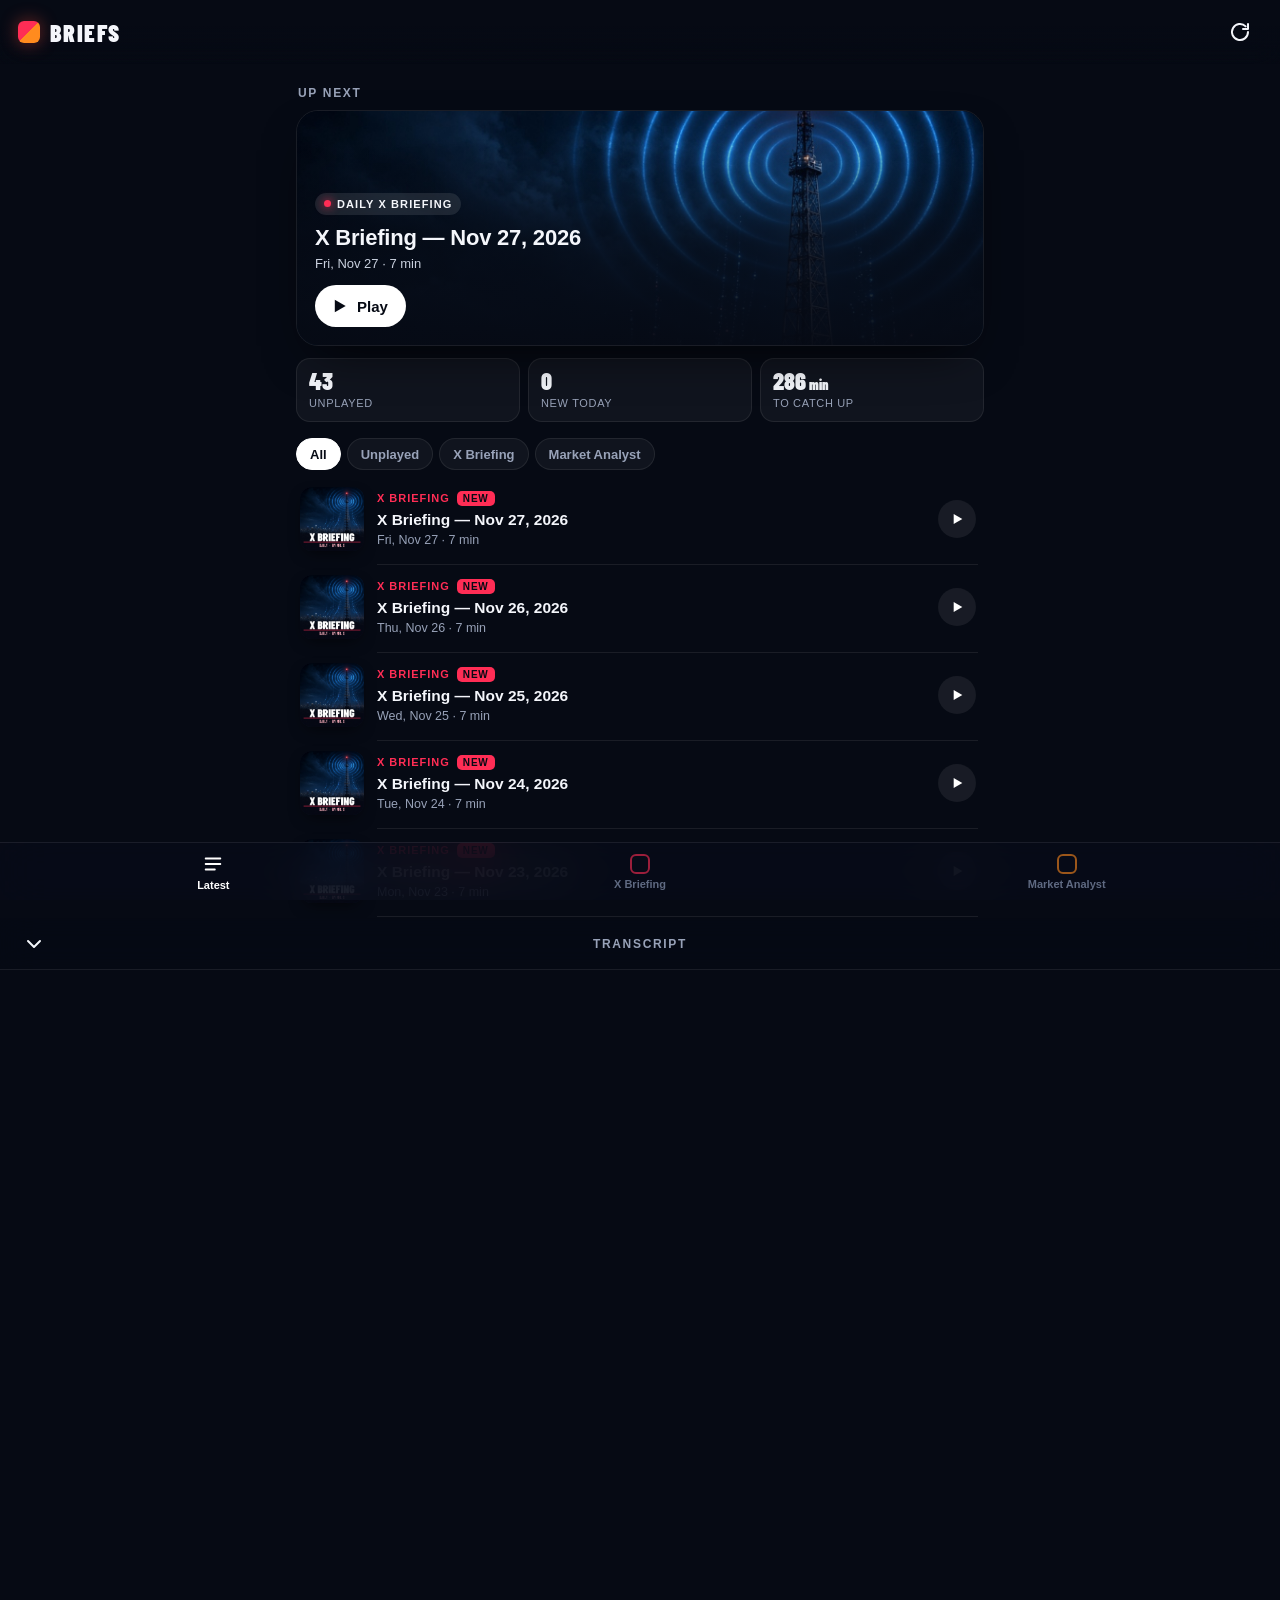
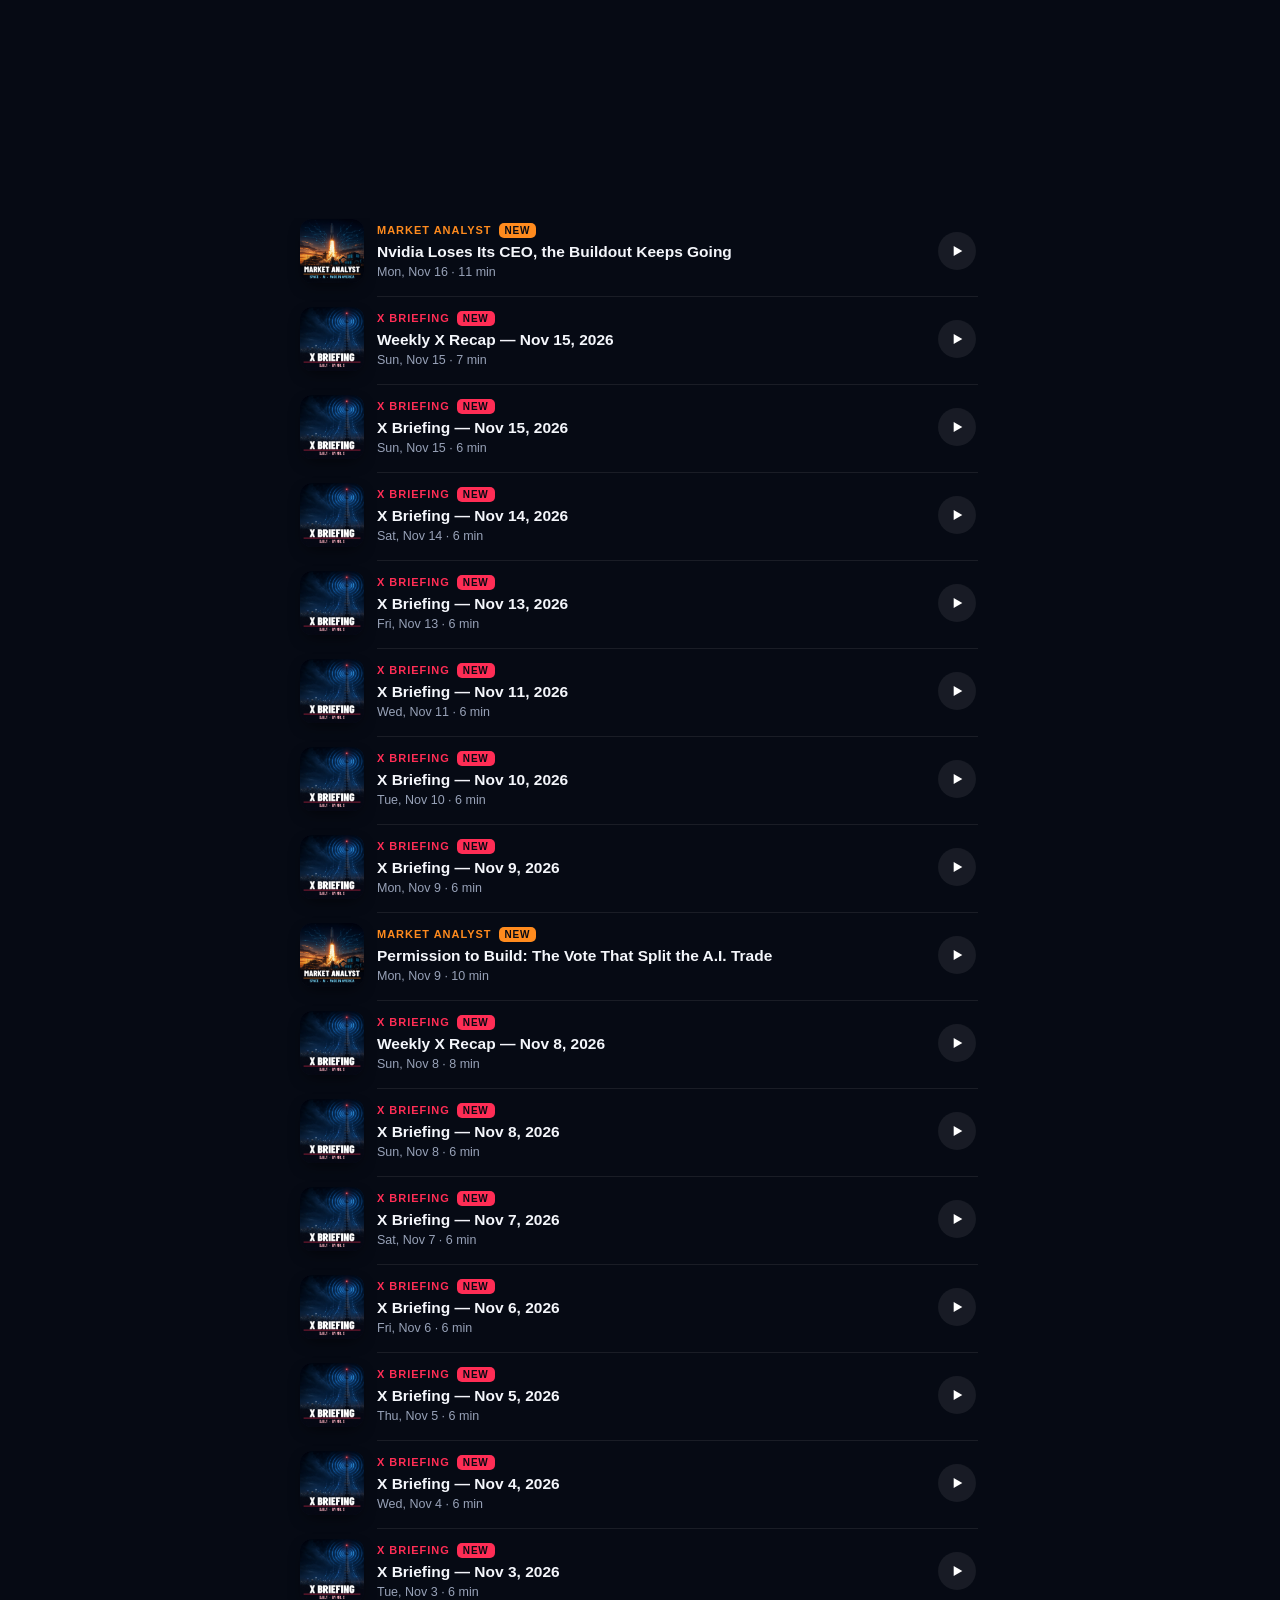
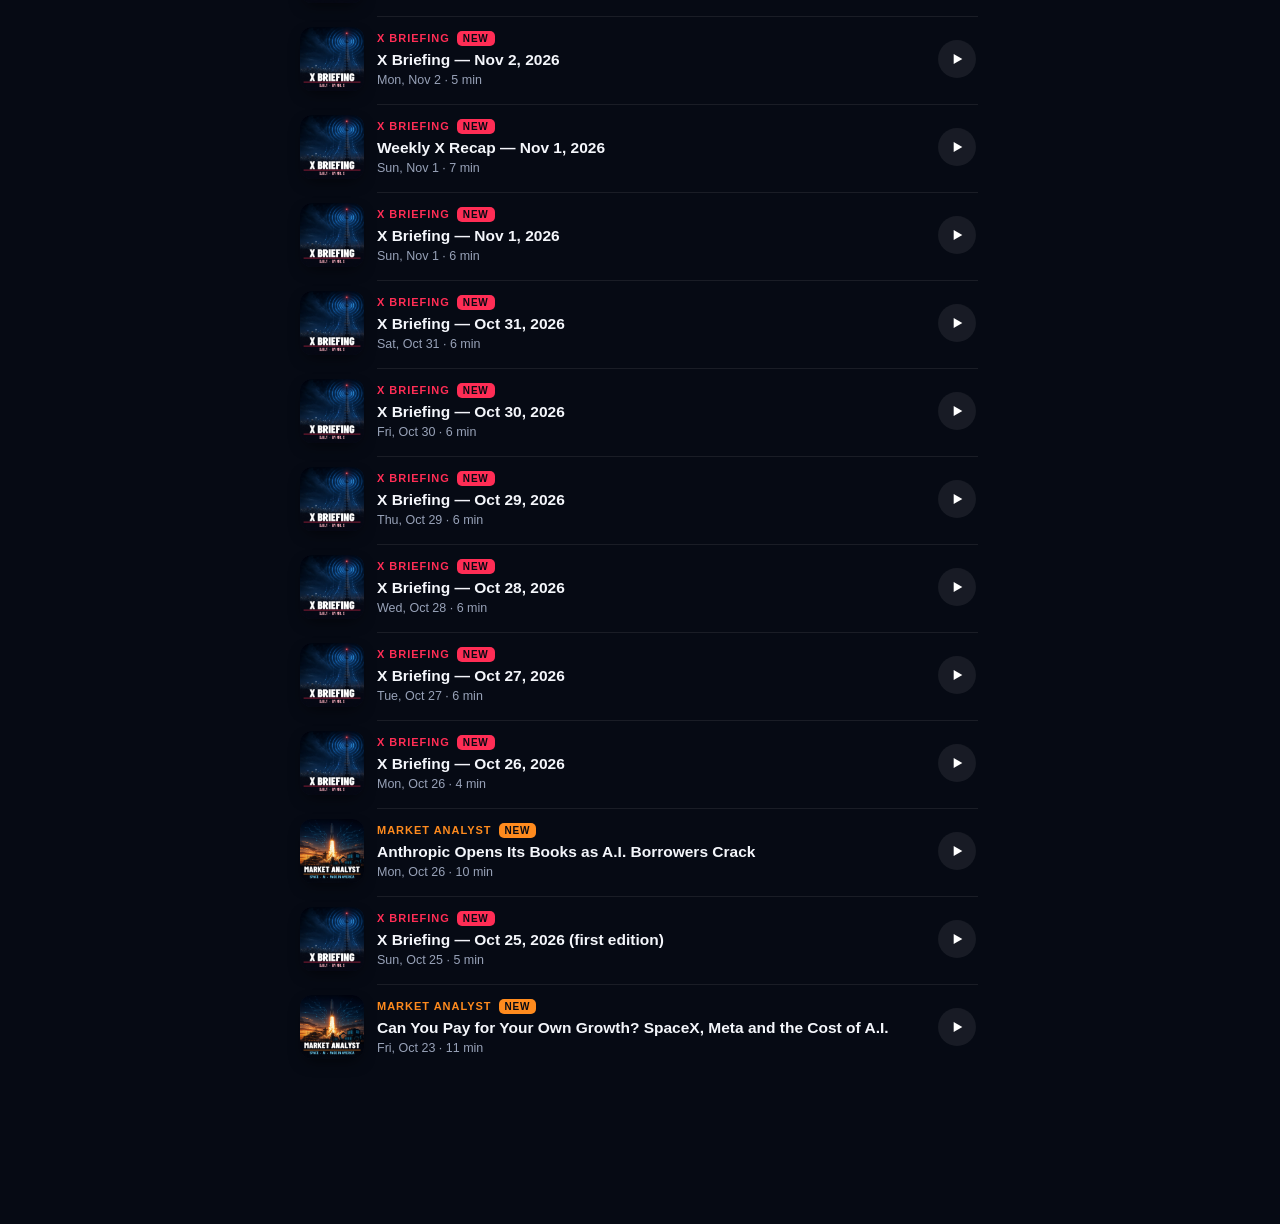
<file: app-152d086fd6e4/index.html>
<!doctype html>
<html lang="en">
<head>
<meta charset="utf-8">
<meta name="robots" content="noindex,nofollow,noarchive">
<meta name="viewport" content="width=device-width,initial-scale=1,viewport-fit=cover">
<meta name="theme-color" content="#060A14">
<meta name="color-scheme" content="dark">
<meta name="apple-mobile-web-app-capable" content="yes">
<meta name="mobile-web-app-capable" content="yes">
<meta name="apple-mobile-web-app-status-bar-style" content="black-translucent">
<meta name="apple-mobile-web-app-title" content="Briefs">
<meta name="referrer" content="no-referrer">
<title>Briefs</title>
<link rel="manifest" href="manifest.webmanifest">
<link rel="apple-touch-icon" href="icons/apple-touch-icon.png">
<link rel="icon" type="image/png" sizes="32x32" href="icons/favicon-32.png">
<link rel="stylesheet" href="app.css?v=1">
</head>
<body>
<div id="bg"></div>
<header id="top">
  <div class="brand"><span class="mark"></span><span class="word">BRIEFS</span></div>
  <button id="refresh" class="icon-btn" aria-label="Refresh feeds"><svg viewBox="0 0 24 24"><path d="M20 12a8 8 0 1 1-2.34-5.66M20 4v5h-5"/></svg></button>
</header>
<main id="view" aria-live="polite"></main>

<div id="mini" class="hidden" role="button" aria-label="Open player">
  <div class="mini-progress"><span></span></div>
  <img class="mini-art" alt="">
  <div class="mini-meta"><div class="mini-show"></div><div class="mini-title"></div></div>
  <button class="icon-btn mini-back" data-skip="-15" aria-label="Back 15 seconds"><svg viewBox="0 0 24 24"><path d="M11 5 4 12l7 7M20 5l-7 7 7 7"/></svg></button>
  <button class="icon-btn mini-play" aria-label="Play"><svg class="i-play" viewBox="0 0 24 24"><path d="M7 4.5v15l13-7.5z" class="fill"/></svg><svg class="i-pause" viewBox="0 0 24 24"><path d="M7 4h3.5v16H7zM13.5 4H17v16h-3.5z" class="fill"/></svg></button>
</div>

<nav id="tabs">
  <a href="#/" data-tab="latest"><svg viewBox="0 0 24 24"><path d="M4 6h16M4 12h16M4 18h10"/></svg><span>Latest</span></a>
  <a href="#/show/x" data-tab="x"><span class="tab-dot" style="--c:#FF2D55"></span><span>X Briefing</span></a>
  <a href="#/show/ma" data-tab="ma"><span class="tab-dot" style="--c:#FF8B1E"></span><span>Market Analyst</span></a>
</nav>

<section id="player" class="sheet" aria-hidden="true">
  <div class="player-bg"></div>
  <div class="player-inner">
    <div class="sheet-bar"><button class="icon-btn" id="p-close" aria-label="Close player"><svg viewBox="0 0 24 24"><path d="m6 9 6 6 6-6"/></svg></button><div class="sheet-label" id="p-show"></div><button class="icon-btn" id="p-more" aria-label="Mark as played"><svg viewBox="0 0 24 24"><path d="m5 12.5 4.5 4.5L19 7.5"/></svg></button></div>
    <div class="p-art-wrap"><img id="p-art" alt=""></div>
    <div class="p-meta"><h2 id="p-title"></h2><div id="p-date"></div></div>
    <div class="scrub">
      <input type="range" id="p-seek" min="0" max="1000" value="0" step="1" aria-label="Seek">
      <div class="times"><span id="p-cur">0:00</span><span id="p-rem">-0:00</span></div>
    </div>
    <div class="controls">
      <button class="icon-btn skip" data-skip="-15" aria-label="Back 15 seconds"><svg viewBox="0 0 24 24"><path d="M3 12a9 9 0 1 0 3-6.7"/><path d="M3 3v5h5"/></svg><b>15</b></button>
      <button class="play-big" id="p-play" aria-label="Play"><svg class="i-play" viewBox="0 0 24 24"><path d="M7 4.5v15l13-7.5z" class="fill"/></svg><svg class="i-pause" viewBox="0 0 24 24"><path d="M7 4h3.5v16H7zM13.5 4H17v16h-3.5z" class="fill"/></svg></button>
      <button class="icon-btn skip" data-skip="30" aria-label="Forward 30 seconds"><svg viewBox="0 0 24 24"><path d="M21 12a9 9 0 1 1-3-6.7"/><path d="M21 3v5h-5"/></svg><b>30</b></button>
    </div>
    <div class="p-row">
      <button class="chip" id="p-speed" aria-label="Playback speed">1×</button>
      <button class="chip" id="p-tx" hidden>Transcript</button>
    </div>
    <div class="p-desc" id="p-desc"></div>
  </div>
</section>

<section id="tx" class="sheet" aria-hidden="true">
  <div class="sheet-bar"><button class="icon-btn" id="tx-close" aria-label="Close transcript"><svg viewBox="0 0 24 24"><path d="m6 9 6 6 6-6"/></svg></button><div class="sheet-label">Transcript</div><span style="width:44px"></span></div>
  <article id="tx-body"></article>
</section>

<audio id="audio" preload="metadata" playsinline></audio>
<div id="toast" role="status"></div>
<script src="app.js?v=1"></script>
</body>
</html>
</file>
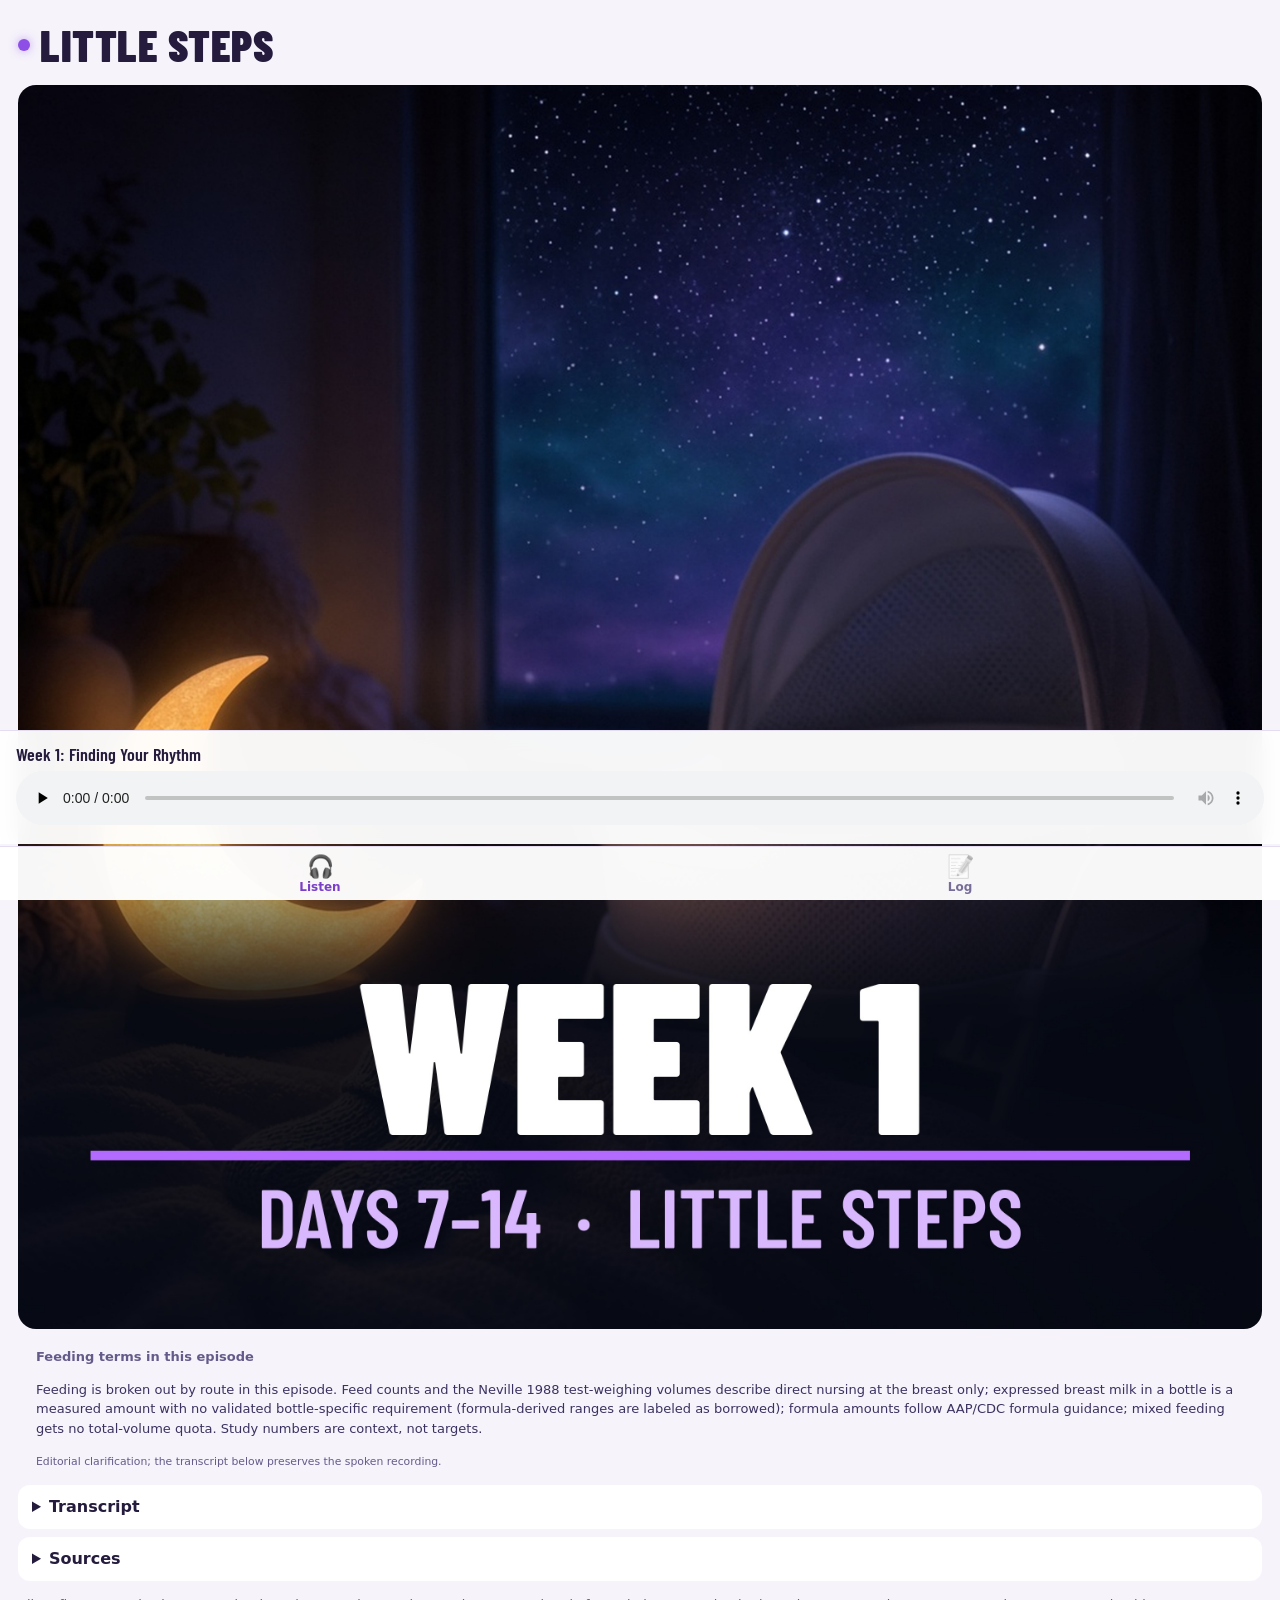
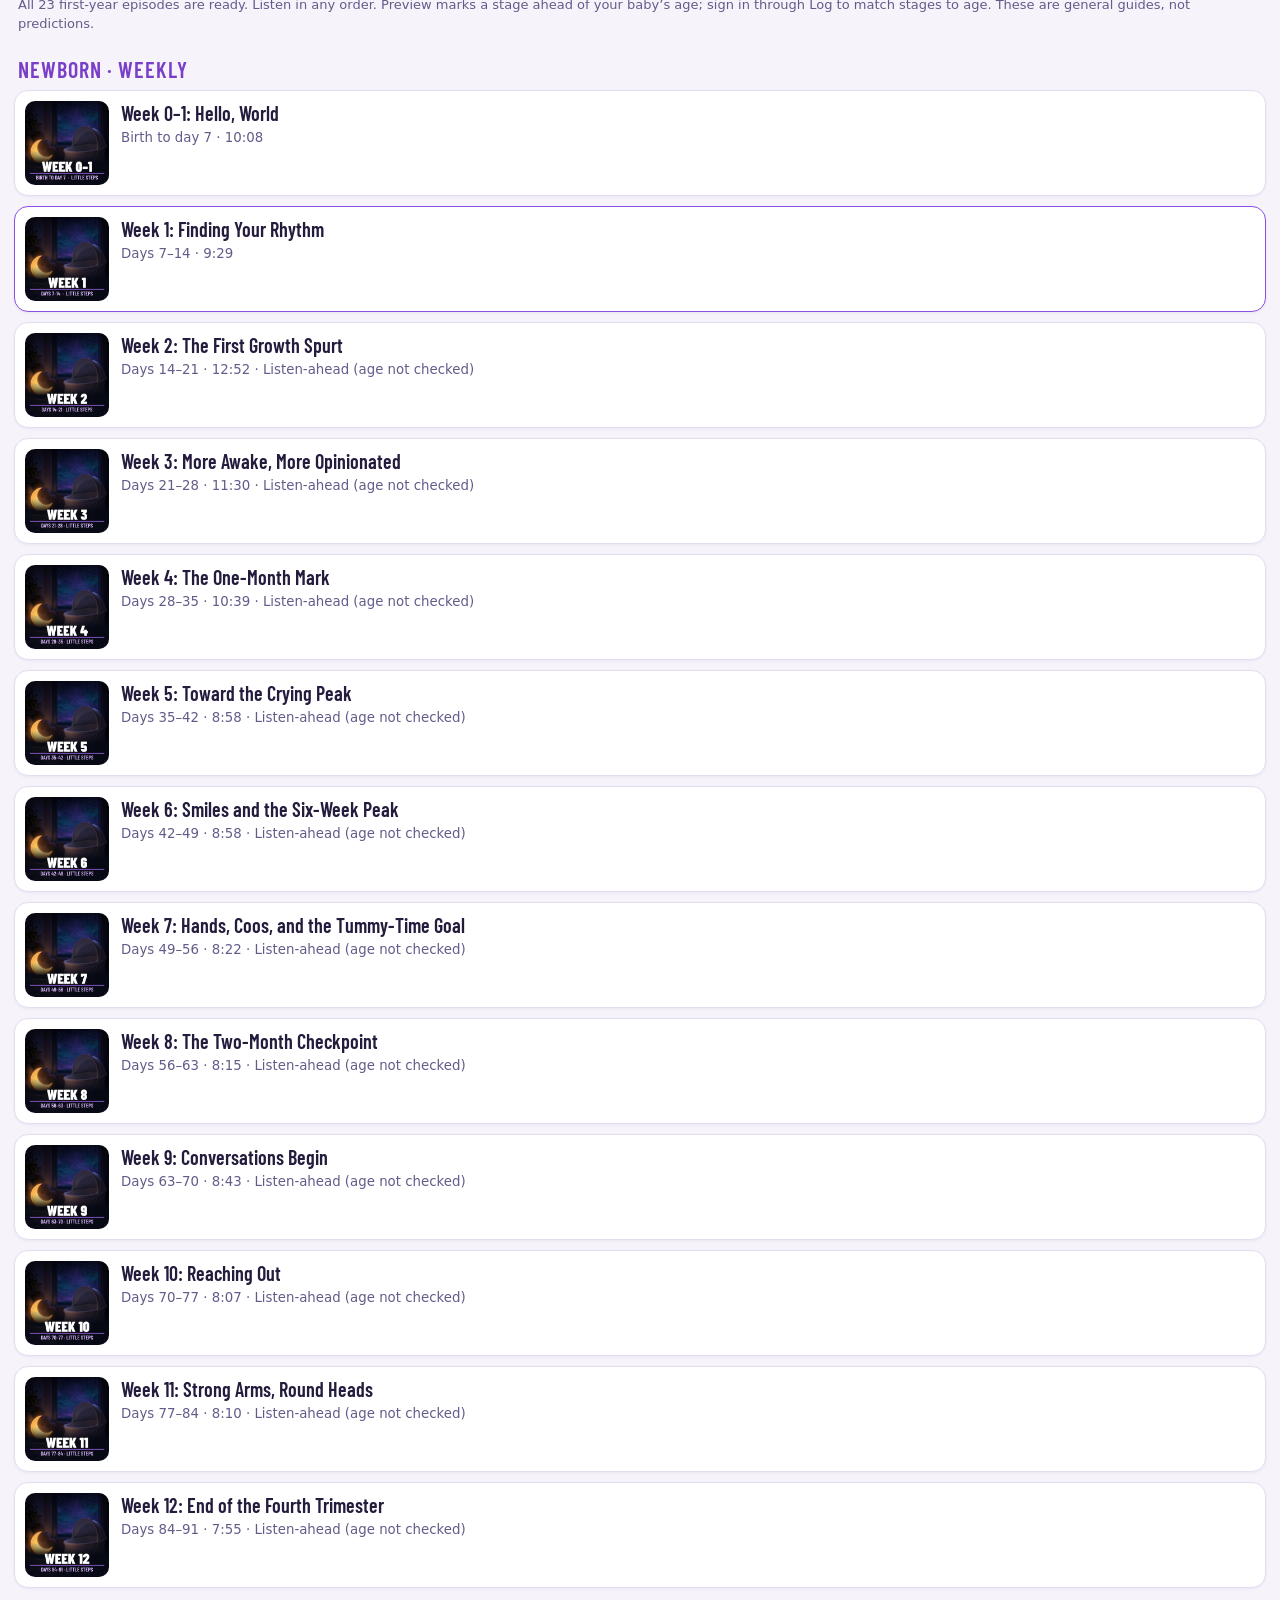
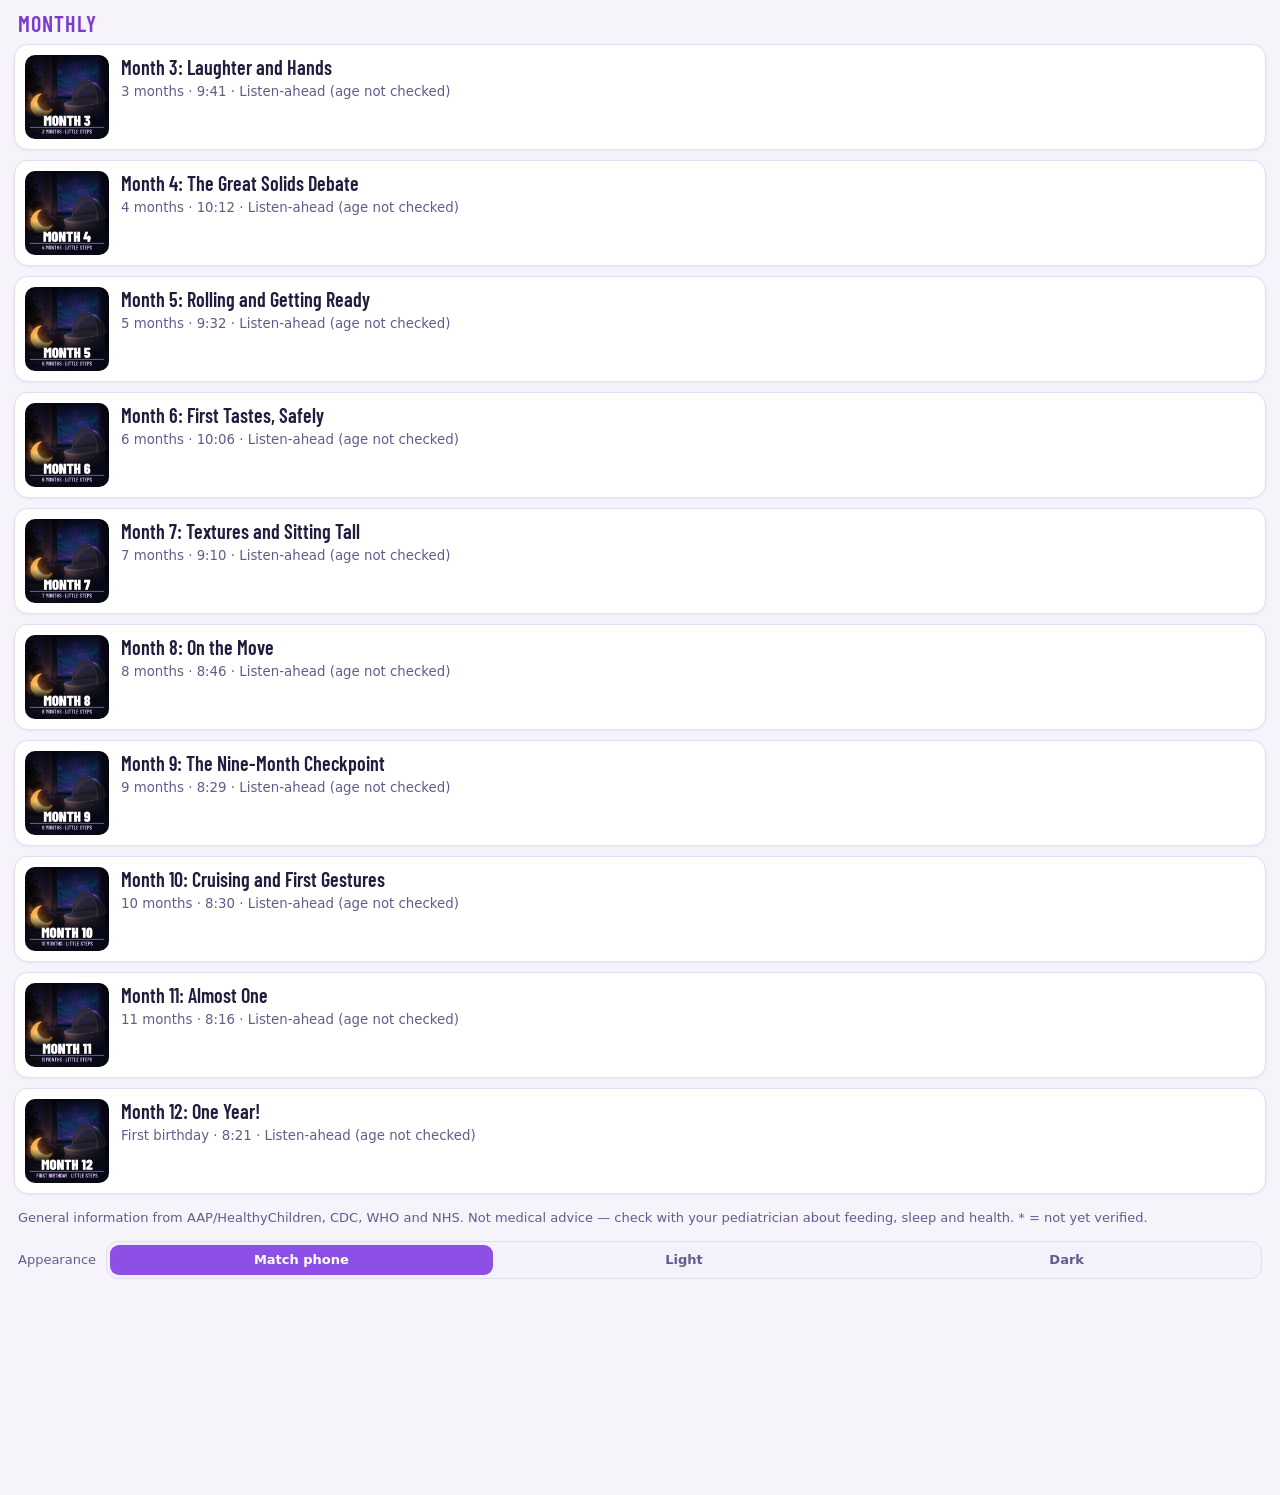
<file: baby-d12cd852cfe6c9ac9ae8/index.html>
<!doctype html><html lang="en"><head><meta charset="utf-8"><script>(function(){var d=document.documentElement,m=window.matchMedia&&matchMedia('(prefers-color-scheme: light)');
function eff(){var p=localStorage['ls-theme']||'auto';return p=='auto'?(m&&m.matches?'light':'dark'):p}
function apply(){var t=eff();d.dataset.theme=t;var c=t=='light'?'#F6F3FB':'#0B0820';document.querySelectorAll('meta[name=theme-color]').forEach(function(x){x.content=c});
var s=document.querySelector('meta[name=apple-mobile-web-app-status-bar-style]');if(s)s.content=t=='light'?'default':'black-translucent';
document.querySelectorAll('.ls-theme button').forEach(function(b){b.classList.toggle('on',b.dataset.theme==(localStorage['ls-theme']||'auto'))});
if(window.LSLog&&window.LSLog.rerender)window.LSLog.rerender()}
window.LSTheme={apply:apply,get:function(){return localStorage['ls-theme']||'auto'},set:function(v){localStorage['ls-theme']=v;apply()},
html:function(){var p=localStorage['ls-theme']||'auto';return '<div class="ls-theme" role="group" aria-label="Appearance"><span>Appearance</span><div class="seg">'+[['auto','Match phone'],['light','Light'],['dark','Dark']].map(function(o){return '<button type="button" data-theme="'+o[0]+'" class="'+(p==o[0]?'on':'')+'">'+o[1]+'</button>'}).join('')+'</div></div>'}};
document.addEventListener('click',function(e){var b=e.target.closest&&e.target.closest('.ls-theme button');if(b){e.preventDefault();LSTheme.set(b.dataset.theme)}});
if(m)(m.addEventListener?m.addEventListener('change',apply):m.addListener(apply));apply();document.addEventListener('DOMContentLoaded',apply)})()</script><script>(function(){var h=location.hash;if(/access_token=|error_description=/.test(h)){sessionStorage['ls-auth-hash']=h.slice(1);localStorage['ls-tab']='log';history.replaceState(null,'',location.pathname+location.search)}})()</script>
<meta name="robots" content="noindex,nofollow,noarchive,nosnippet,noimageindex">
<meta name="viewport" content="width=device-width,initial-scale=1,viewport-fit=cover">
<meta name="theme-color" content="#0B0820"><meta name="apple-mobile-web-app-capable" content="yes"><meta name="mobile-web-app-capable" content="yes">
<meta name="apple-mobile-web-app-status-bar-style" content="black-translucent"><meta name="apple-mobile-web-app-title" content="Little Steps"><meta name="referrer" content="no-referrer">
<title>Little Steps</title><link rel="manifest" href="manifest.webmanifest"><link rel="apple-touch-icon" href="icons/apple-touch-icon.png"><link rel="icon" href="icons/favicon-32.png">
<style>
:root{color-scheme:dark;--krgba17910725535:rgba(179,107,255,.35);--krgba00055:rgba(0,0,0,.55);--krgba194911815:rgba(194,91,181,.5);--krgba0004:rgba(0,0,0,.4);--krgba20719624522:rgba(207,196,245,.22);--kF2B35B:#F2B35B;--kE97E5A:#E97E5A;--k2A1408:#2A1408;--kEEE9FF:#EEE9FF;--k16112E:#16112E;--k2A2150:#2A2150;--kA99CD6:#A99CD6;--k1E1A4A:#1E1A4A;--k3A1838:#3A1838;--k14304A:#14304A;--k1E3A2C:#1E3A2C;--kB36BFF:#B36BFF;--kfff:#fff;--kD9B8FF:#D9B8FF;--k0B0820:#0B0820;--kFF8A8A:#FF8A8A;--k221A44:#221A44;--k0F0B24:#0F0B24;--k7E73A8:#7E73A8;--k7EE0A8:#7EE0A8;--k160B2E:#160B2E;--k3A1525:#3A1525;--k1A1436:#1A1436;--k3A3166:#3A3166;--kE9B8E6:#E9B8E6;--kFFD86B:#FFD86B;--k3A1730:#3A1730;--k151033:#151033;--kD9D2FF:#D9D2FF;--kCFC4F5:#CFC4F5;--k110C2A:#110C2A;--k241C48:#241C48;--k5A4E8C:#5A4E8C;--k1E1838:#1E1838;--kF2E4D2:#F2E4D2;--k2A1730:#2A1730;--kF6D9E8:#F6D9E8;--krgba18134097:rgba(18,13,40,.97);--krgba14103298:rgba(14,10,32,.98);--kD8D0F5:#D8D0F5;}
:root[data-theme=light]{color-scheme:light;--krgba17910725535:rgba(142,79,230,.25);--krgba00055:rgba(36,27,61,.32);--krgba194911815:rgba(194,91,181,.35);--krgba0004:rgba(36,27,61,.18);--krgba20719624522:rgba(74,64,112,.14);--kF2B35B:#F2B35B;--kE97E5A:#E97E5A;--k2A1408:#2A1408;--kEEE9FF:#241B3D;--k16112E:#FFFFFF;--k2A2150:#E4DDF2;--kA99CD6:#655B8A;--k1E1A4A:#E8E8FB;--k3A1838:#F9E4F2;--k14304A:#E0F0FA;--k1E3A2C:#E1F4E9;--kB36BFF:#8E4FE6;--kfff:#2A1F4A;--kD9B8FF:#7A3FC8;--k0B0820:#F6F3FB;--kFF8A8A:#C0343C;--k221A44:#EFEAF8;--k0F0B24:#F5F1FB;--k7E73A8:#776D98;--k7EE0A8:#1C8048;--k160B2E:#FFFFFF;--k3A1525:#FBE4E6;--k1A1436:#FFFFFF;--k3A3166:#D5CDE6;--kE9B8E6:#8A3D85;--kFFD86B:#9A6E00;--k3A1730:#FBE4EA;--k151033:#F3EFFA;--kD9D2FF:#3B3260;--kCFC4F5:#4A4070;--k110C2A:#F5F1FB;--k241C48:#ECE6F5;--k5A4E8C:#B3A8D6;--k1E1838:#FBF3E6;--kF2E4D2:#5A4320;--k2A1730:#FCEAF2;--kF6D9E8:#6B2A4A;--krgba18134097:rgba(255,255,255,.96);--krgba14103298:rgba(255,255,255,.97);--kD8D0F5:#3B3260;}

@font-face{font-family:BC;src:url(fonts/BarlowCondensed-Black.ttf)}@font-face{font-family:BCS;src:url(fonts/BarlowCondensed-SemiBold.ttf)}
*{box-sizing:border-box}body{margin:0;background:var(--k0B0820);color:var(--kEEE9FF);font:16px/1.5 -apple-system,system-ui,sans-serif;padding:env(safe-area-inset-top) 0 calc(150px + env(safe-area-inset-bottom))}
header{padding:18px 18px 6px;display:flex;align-items:center;gap:10px}header h1{font:44px BC;letter-spacing:.5px;margin:0}header i{width:12px;height:12px;border-radius:50%;background:var(--kB36BFF);box-shadow:0 0 14px var(--kB36BFF)}
.hero{margin:8px 18px 18px;border-radius:18px;overflow:hidden;position:relative}.hero img{width:100%;display:block}
h2{font:22px BCS;text-transform:uppercase;letter-spacing:1px;color:var(--kD9B8FF);margin:22px 18px 8px}
.ep{display:flex;gap:12px;margin:0 14px 10px;padding:10px;background:var(--k16112E);border-radius:14px;cursor:pointer;border:1px solid var(--k2A2150)}
.ep.on{border-color:var(--kB36BFF)}.ep img{width:84px;height:84px;border-radius:10px}.ep b{display:block;font:20px BCS}.ep small{color:var(--kA99CD6)}
.empty{margin:0 18px;color:var(--k7E73A8);font-size:14px}
#pl{position:fixed;left:0;right:0;bottom:0;background:var(--krgba18134097);backdrop-filter:blur(12px);padding:12px 16px calc(12px + env(safe-area-inset-bottom));border-top:1px solid var(--k2A2150)}
#pl .t{font:18px BCS;margin-bottom:6px}#pl audio{width:100%}
.d{margin:0 18px}.d details{background:var(--k16112E);border-radius:12px;padding:10px 14px;margin:8px 0}.d summary{font-weight:600;cursor:pointer}
.d p{white-space:pre-wrap;color:var(--kD8D0F5)}.d a{color:var(--kD9B8FF);word-break:break-word}.note{font-size:13px;color:var(--kA99CD6);margin:14px 18px}
#tabs{position:fixed;left:0;right:0;bottom:0;display:flex;background:var(--krgba14103298);border-top:1px solid var(--k2A2150);padding-bottom:env(safe-area-inset-bottom);z-index:20}
#tabs button{flex:1;background:none;border:0;color:var(--k7E73A8);font:600 12px -apple-system,system-ui,sans-serif;padding:7px 0 6px;display:flex;flex-direction:column;align-items:center;gap:1px}#tabs button span{font-size:22px;filter:grayscale(1) opacity(.6)}
#tabs button.on{color:var(--kD9B8FF)}#tabs button.on span{filter:none}#pl{bottom:calc(56px + env(safe-area-inset-bottom));padding-bottom:12px}body{padding-bottom:calc(210px + env(safe-area-inset-bottom))}
</style><link rel="stylesheet" href="log.css"></head><body>
<section id="listen"><header><i></i><h1>LITTLE STEPS</h1></header>
<div class="hero"><img id="hero" alt="Episode cover"></div>
<div class="d" id="detail"></div><div id="list"></div>
<p class="note">General information from AAP/HealthyChildren, CDC, WHO and NHS. Not medical advice — check with your pediatrician about feeding, sleep and health. * = not yet verified.</p><div id="ls-theme-listen"></div>
<div id="pl"><div class="t" id="pt">Pick an episode</div><audio id="a" controls preload="none" playsinline></audio></div></section>
<section id="log" hidden></section>
<nav id="tabs"><button data-t="listen" class="on"><span>🎧</span>Listen</button><button data-t="log"><span>📝</span>Log</button></nav>
<script>
const $=s=>document.querySelector(s),esc=s=>s.replace(/[&<>"]/g,c=>({'&':'&amp;','<':'&lt;','>':'&gt;','"':'&quot;'}[c]));
let D;const fmt=s=>Math.floor(s/60)+':'+String(s%60).padStart(2,'0');
function sel(e,play){$('#hero').src=e.cover.replace('-600','');$('#pt').textContent=e.title+(previewState(e)===true?' · Preview':'');const a=$('#a');if(!a.src.endsWith(e.audio)){a.src=e.audio}
if(play)a.play().catch(()=>{});document.querySelectorAll('.ep').forEach(x=>x.classList.toggle('on',x.dataset.id==e.id));
$('#detail').innerHTML=`${e.feeding_route_note?`<div class="note feeding-route-note"><b>Feeding terms in this episode</b><p>${esc(e.feeding_route_note)}</p><small>Editorial clarification; the transcript below preserves the spoken recording.</small></div>`:''}<details><summary>Transcript</summary><p>${esc(e.transcript)}</p></details><details><summary>Sources</summary><ul>${e.sources.map(s=>`<li><a href="${esc(s.url)}" target="_blank" rel="noopener noreferrer">${esc(s.label)}</a></li>`).join('')}</ul></details>`;
location.hash=e.id;if('mediaSession'in navigator)navigator.mediaSession.metadata=new MediaMetadata({title:e.title,artist:'Little Steps',artwork:[{src:e.cover,sizes:'600x600',type:'image/jpeg'}]})}
const previewState=e=>(e.due_day==null&&e.months==null)?false:(window.LSLog?.preview?.(e)??null);
const episodeCaption=e=>esc(e.subtitle)+' · '+fmt(e.duration)+(previewState(e)===true?' · <strong>Preview</strong>':previewState(e)===null?' · Listen-ahead (age not checked)':'');
function updateAgeLabels(){if(!D)return;document.querySelectorAll('.ep').forEach(x=>{const e=D.episodes.find(e=>e.id==x.dataset.id);x.querySelector('small').innerHTML=episodeCaption(e)});const cur=D.episodes.find(e=>e.id==location.hash.slice(1));if(cur)$('#pt').textContent=cur.title+(previewState(cur)===true?' · Preview':'')}
function renderLibrary(){const d=D;$('#list').innerHTML='<p class="note">All 23 first-year episodes are ready. Listen in any order. Preview marks a stage ahead of your baby’s age; sign in through Log to match stages to age. These are general guides, not predictions.</p>'+d.stages.filter(st=>st.id!='pregnancy').map(st=>{const es=d.episodes.filter(e=>e.stage==st.id).sort((a,b)=>a.order-b.order);
return `<h2>${st.label}</h2>`+es.map(e=>`<div class="ep" data-id="${e.id}" role="button" tabindex="0"><img src="${e.cover}" alt="" loading="lazy"><div><b>${esc(e.title)}</b><small>${episodeCaption(e)}</small></div></div>`).join('')}).join('');
document.querySelectorAll('.ep').forEach(x=>{x.onclick=()=>sel(D.episodes.find(e=>e.id==x.dataset.id),true);x.onkeydown=ev=>{if(ev.key=='Enter'||ev.key==' '){ev.preventDefault();x.click()}}})}
fetch('episodes.json',{cache:'no-store'}).then(r=>r.json()).then(d=>{D=d;renderLibrary();const h=location.hash.slice(1),cur=d.episodes.find(e=>e.id==h)||d.episodes.filter(e=>previewState(e)===false).at(-1)||d.episodes[0];if(cur)sel(cur,false)});
addEventListener('ls-listen-age',updateAgeLabels);document.addEventListener('visibilitychange',()=>{if(!document.hidden)updateAgeLabels()});setInterval(updateAgeLabels,60000);
function tab(t){document.querySelectorAll('#tabs button').forEach(b=>b.classList.toggle('on',b.dataset.t==t));$('#listen').hidden=t!='listen';$('#log').hidden=t!='log';localStorage['ls-tab']=t;scrollTo(0,0);if(t=='log'&&window.LSLog)LSLog.show()}
document.querySelectorAll('#tabs button').forEach(b=>b.onclick=()=>tab(b.dataset.t));if(localStorage['ls-tab']=='log')tab('log');
$('#ls-theme-listen').innerHTML=LSTheme.html();
if('serviceWorker'in navigator)navigator.serviceWorker.register('sw.js');
</script><script src="log-config.js"></script><script src="supabase.js" defer></script><script src="log.js" defer></script></body></html>
</file>
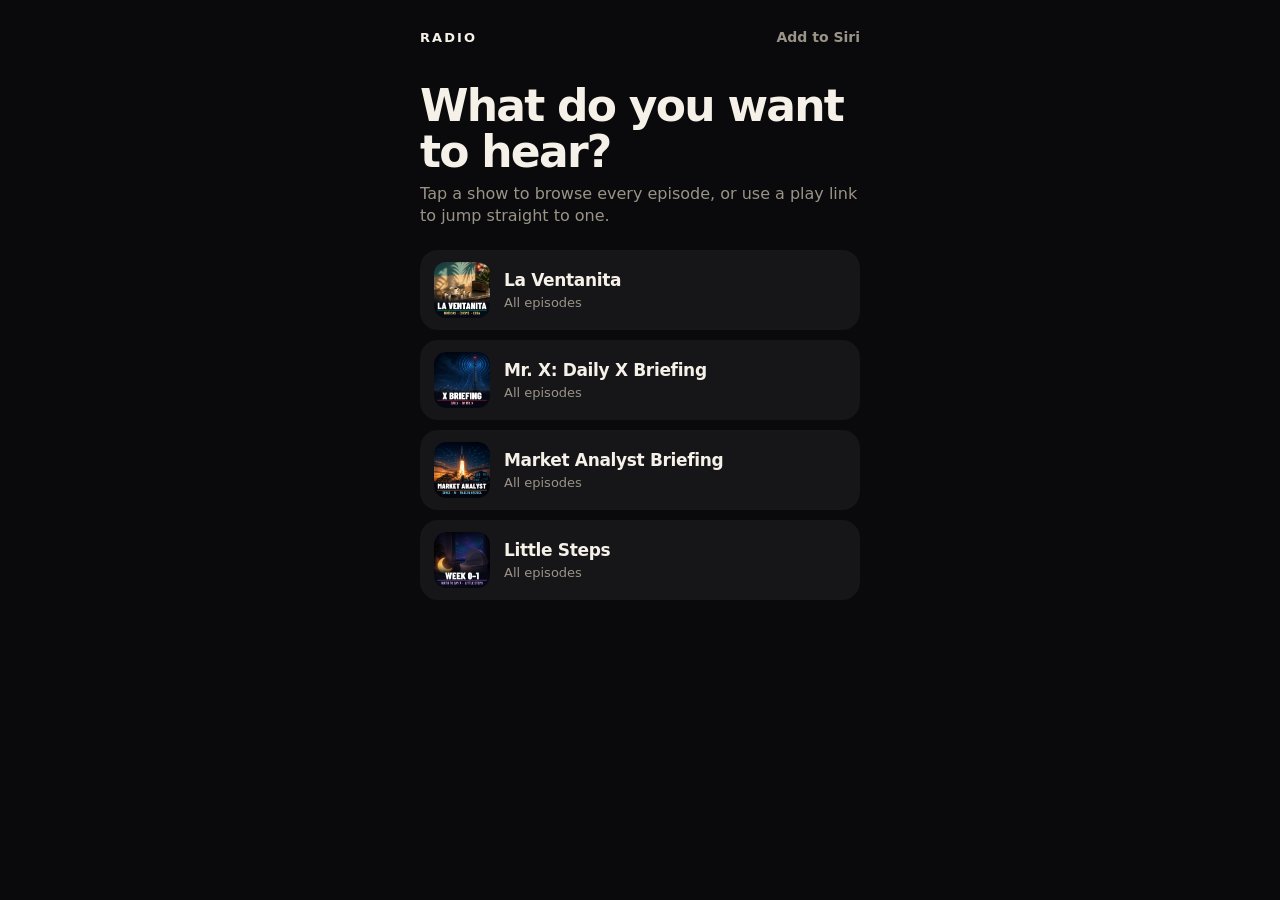
<file: radio-f520183111e4c21aafd98d60/index.html>
<!doctype html>
<html lang="en">
<head>
<meta charset="utf-8">
<meta name="robots" content="noindex,nofollow,noarchive">
<meta name="viewport" content="width=device-width,initial-scale=1,viewport-fit=cover">
<meta name="theme-color" content="#0A0A0C">
<meta name="color-scheme" content="dark">
<meta name="apple-mobile-web-app-capable" content="yes">
<meta name="mobile-web-app-capable" content="yes">
<meta name="apple-mobile-web-app-status-bar-style" content="black-translucent">
<meta name="apple-mobile-web-app-title" content="Radio">
<meta name="referrer" content="no-referrer">
<meta http-equiv="Cache-Control" content="no-cache, no-store, must-revalidate">
<title>Radio</title>
<link rel="manifest" href="manifest.webmanifest?v=20261110b">
<link rel="apple-touch-icon" href="icons/apple-touch-icon.png">
<link rel="icon" type="image/png" sizes="32x32" href="icons/favicon-32.png">
<link rel="stylesheet" href="app.css?v=20261110b">
</head>
<body>
<audio id="audio" playsinline webkit-playsinline preload="metadata"></audio>
<header class="top">
  <p class="brand">Radio</p>
  <div class="top-actions"><button type="button" id="home" class="text-btn" hidden>All shows</button><button type="button" id="siriBtn" class="text-btn">Add to Siri</button></div>
</header>
<main id="main">
  <p class="muted" id="status">Loading shows…</p>
</main>
<script src="app.js?v=20261110b"></script>
</body>
</html>
</file>
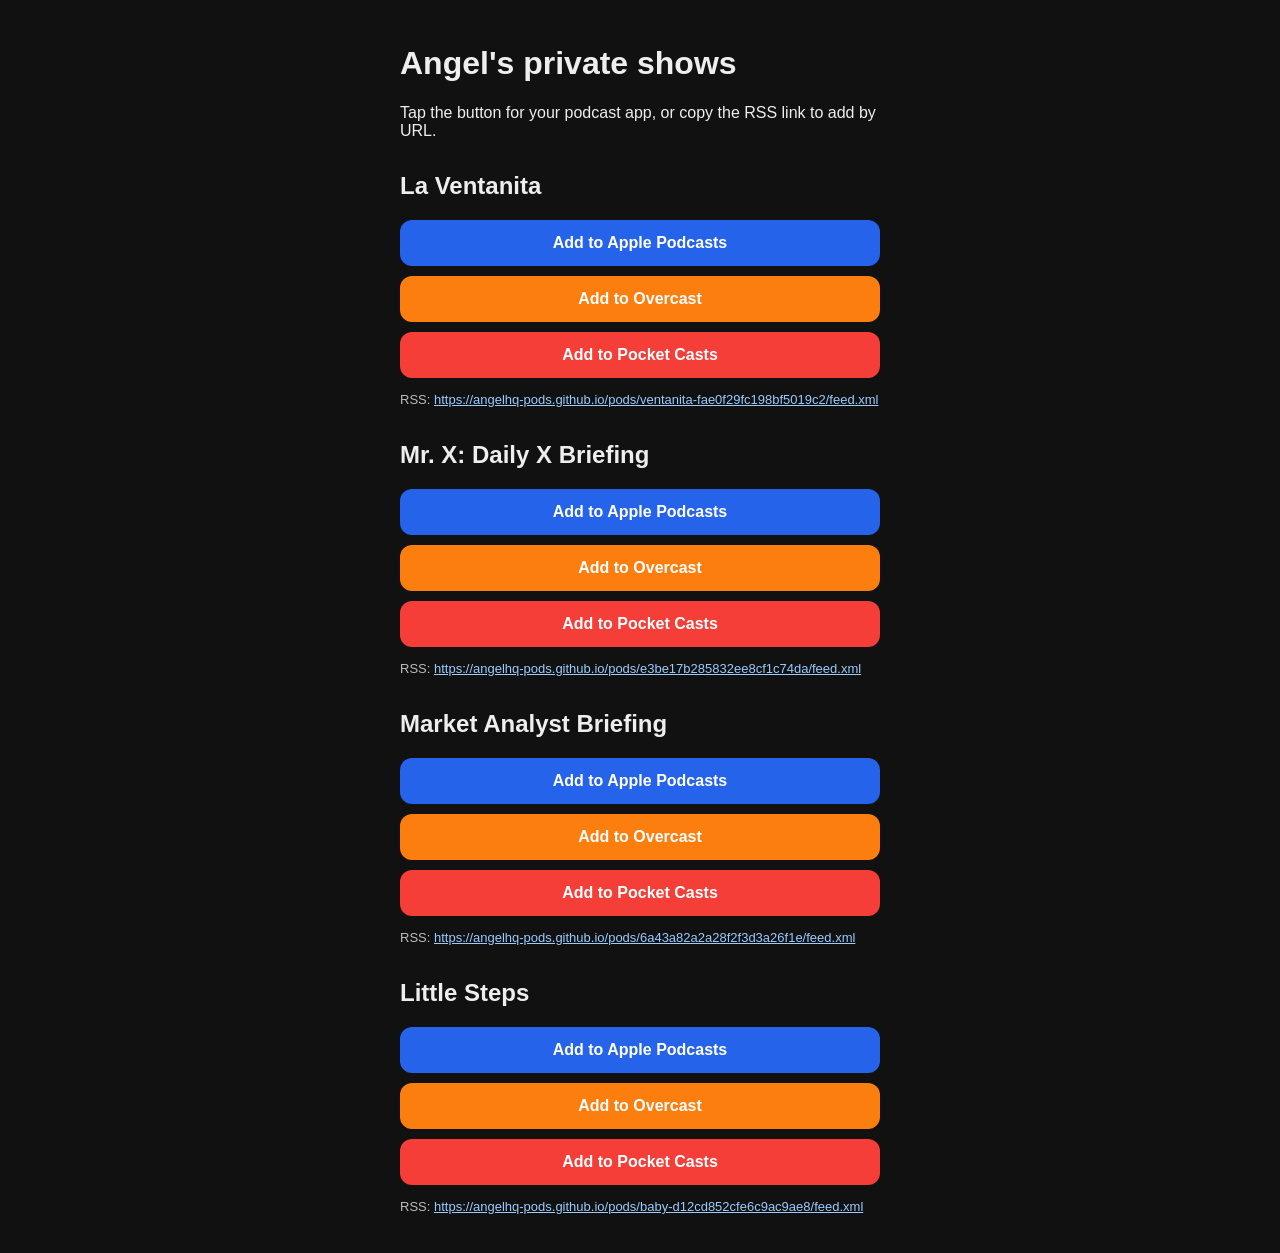
<file: subscribe-7f3c9a.html>
<!doctype html><html><head><meta charset="utf-8"><meta name="robots" content="noindex,nofollow"><meta name="viewport" content="width=device-width,initial-scale=1"><title>Angel's shows</title>
<style>body{font-family:-apple-system,sans-serif;background:#111;color:#eee;padding:24px;max-width:480px;margin:auto}h2{margin-top:32px}a.b{display:block;background:#2563eb;color:#fff;text-decoration:none;padding:14px;border-radius:12px;margin:10px 0;text-align:center;font-weight:600}a.o{background:#fc7e0f}a.p{background:#f43e37}p.rss{font-size:13px;color:#bbb;word-break:break-all;line-height:1.4}p.rss a{color:#9cf}</style></head><body>
<h1>Angel's private shows</h1><p>Tap the button for your podcast app, or copy the RSS link to add by URL.</p>
<h2>La Ventanita</h2>
<a class="b" href="podcast://angelhq-pods.github.io/pods/ventanita-fae0f29fc198bf5019c2/feed.xml">Add to Apple Podcasts</a>
<a class="b o" href="overcast://x-callback-url/add?url=https%3A%2F%2Fangelhq-pods.github.io%2Fpods%2Fventanita-fae0f29fc198bf5019c2%2Ffeed.xml">Add to Overcast</a>
<a class="b p" href="pktc://subscribe/angelhq-pods.github.io/pods/ventanita-fae0f29fc198bf5019c2/feed.xml">Add to Pocket Casts</a>
<p class="rss">RSS: <a href="https://angelhq-pods.github.io/pods/ventanita-fae0f29fc198bf5019c2/feed.xml">https://angelhq-pods.github.io/pods/ventanita-fae0f29fc198bf5019c2/feed.xml</a></p>

<h2>Mr. X: Daily X Briefing</h2>
<a class="b" href="podcast://angelhq-pods.github.io/pods/e3be17b285832ee8cf1c74da/feed.xml">Add to Apple Podcasts</a>
<a class="b o" href="overcast://x-callback-url/add?url=https%3A%2F%2Fangelhq-pods.github.io%2Fpods%2Fe3be17b285832ee8cf1c74da%2Ffeed.xml">Add to Overcast</a>
<a class="b p" href="pktc://subscribe/angelhq-pods.github.io/pods/e3be17b285832ee8cf1c74da/feed.xml">Add to Pocket Casts</a>
<p class="rss">RSS: <a href="https://angelhq-pods.github.io/pods/e3be17b285832ee8cf1c74da/feed.xml">https://angelhq-pods.github.io/pods/e3be17b285832ee8cf1c74da/feed.xml</a></p>

<h2>Market Analyst Briefing</h2>
<a class="b" href="podcast://angelhq-pods.github.io/pods/6a43a82a2a28f2f3d3a26f1e/feed.xml">Add to Apple Podcasts</a>
<a class="b o" href="overcast://x-callback-url/add?url=https%3A%2F%2Fangelhq-pods.github.io%2Fpods%2F6a43a82a2a28f2f3d3a26f1e%2Ffeed.xml">Add to Overcast</a>
<a class="b p" href="pktc://subscribe/angelhq-pods.github.io/pods/6a43a82a2a28f2f3d3a26f1e/feed.xml">Add to Pocket Casts</a>
<p class="rss">RSS: <a href="https://angelhq-pods.github.io/pods/6a43a82a2a28f2f3d3a26f1e/feed.xml">https://angelhq-pods.github.io/pods/6a43a82a2a28f2f3d3a26f1e/feed.xml</a></p>

<h2>Little Steps</h2>
<a class="b" href="podcast://angelhq-pods.github.io/pods/baby-d12cd852cfe6c9ac9ae8/feed.xml">Add to Apple Podcasts</a>
<a class="b o" href="overcast://x-callback-url/add?url=https%3A%2F%2Fangelhq-pods.github.io%2Fpods%2Fbaby-d12cd852cfe6c9ac9ae8%2Ffeed.xml">Add to Overcast</a>
<a class="b p" href="pktc://subscribe/angelhq-pods.github.io/pods/baby-d12cd852cfe6c9ac9ae8/feed.xml">Add to Pocket Casts</a>
<p class="rss">RSS: <a href="https://angelhq-pods.github.io/pods/baby-d12cd852cfe6c9ac9ae8/feed.xml">https://angelhq-pods.github.io/pods/baby-d12cd852cfe6c9ac9ae8/feed.xml</a></p>

</body></html>
</file>
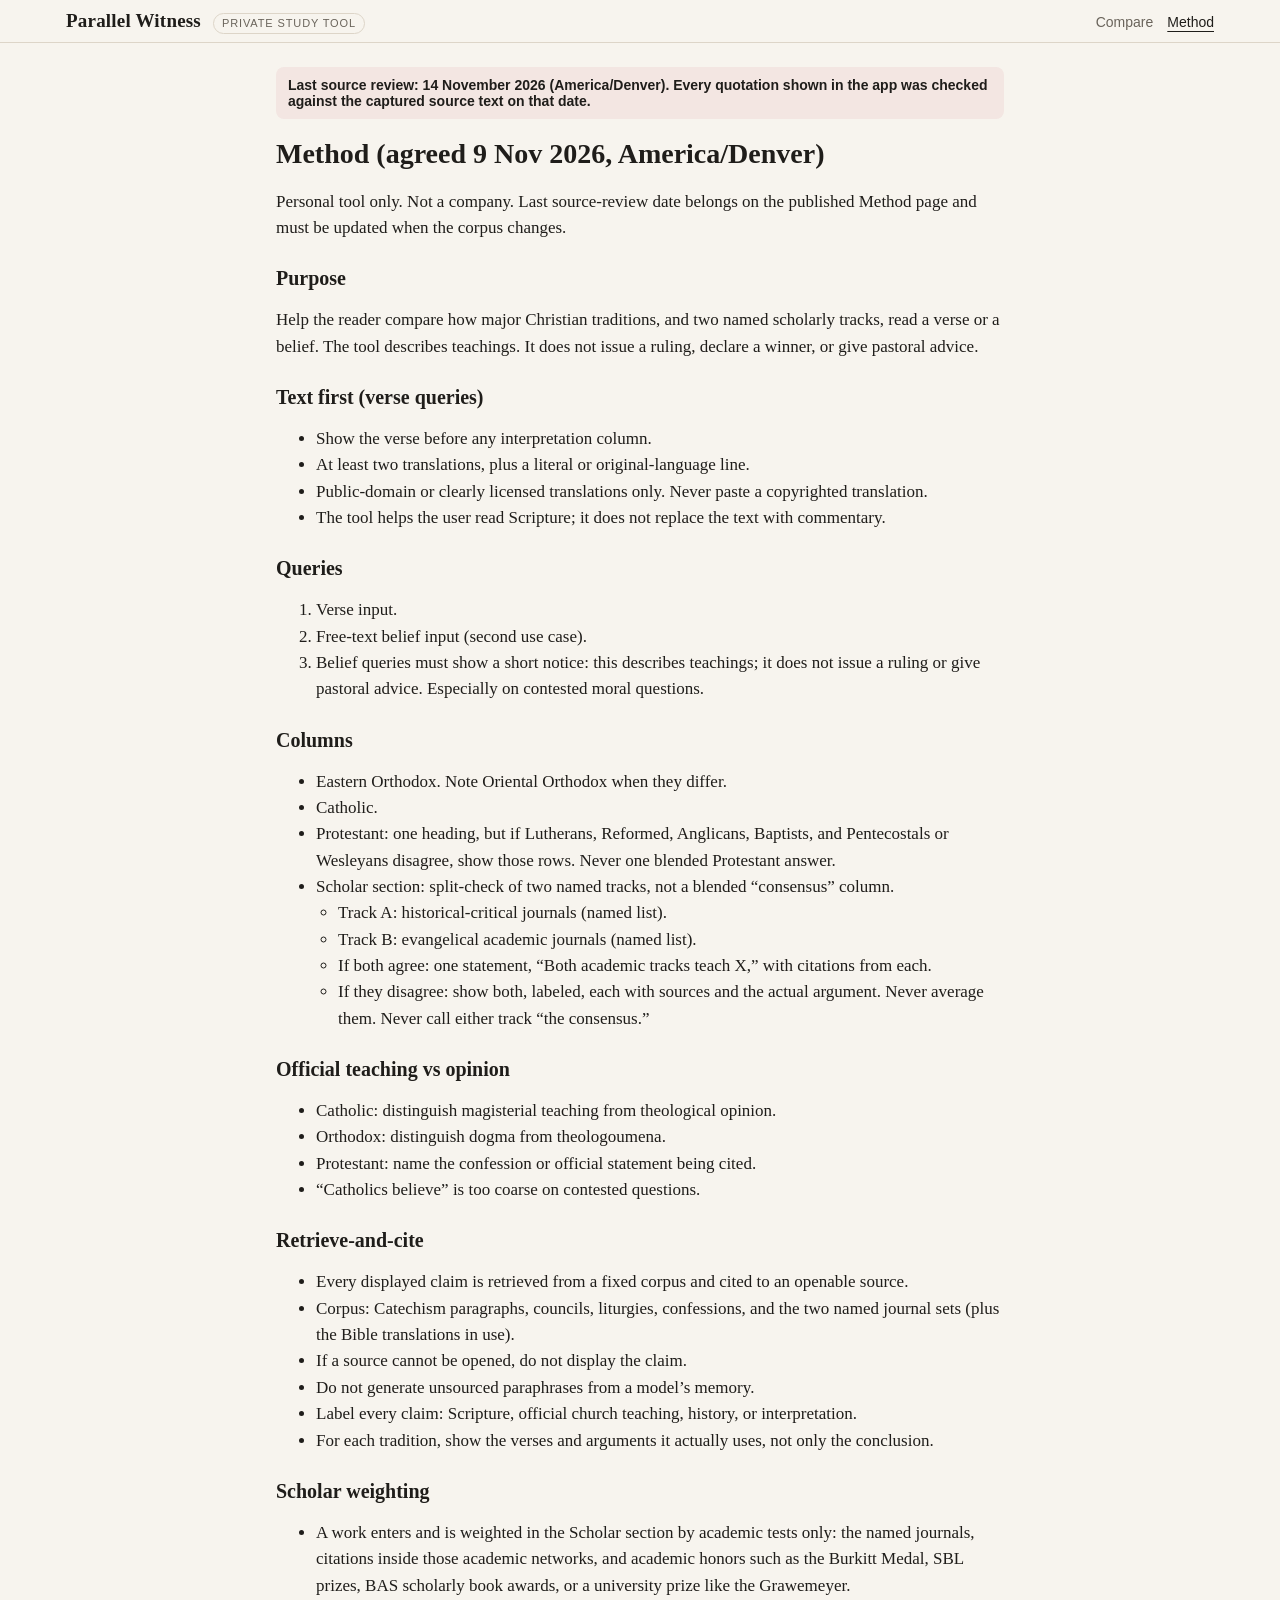
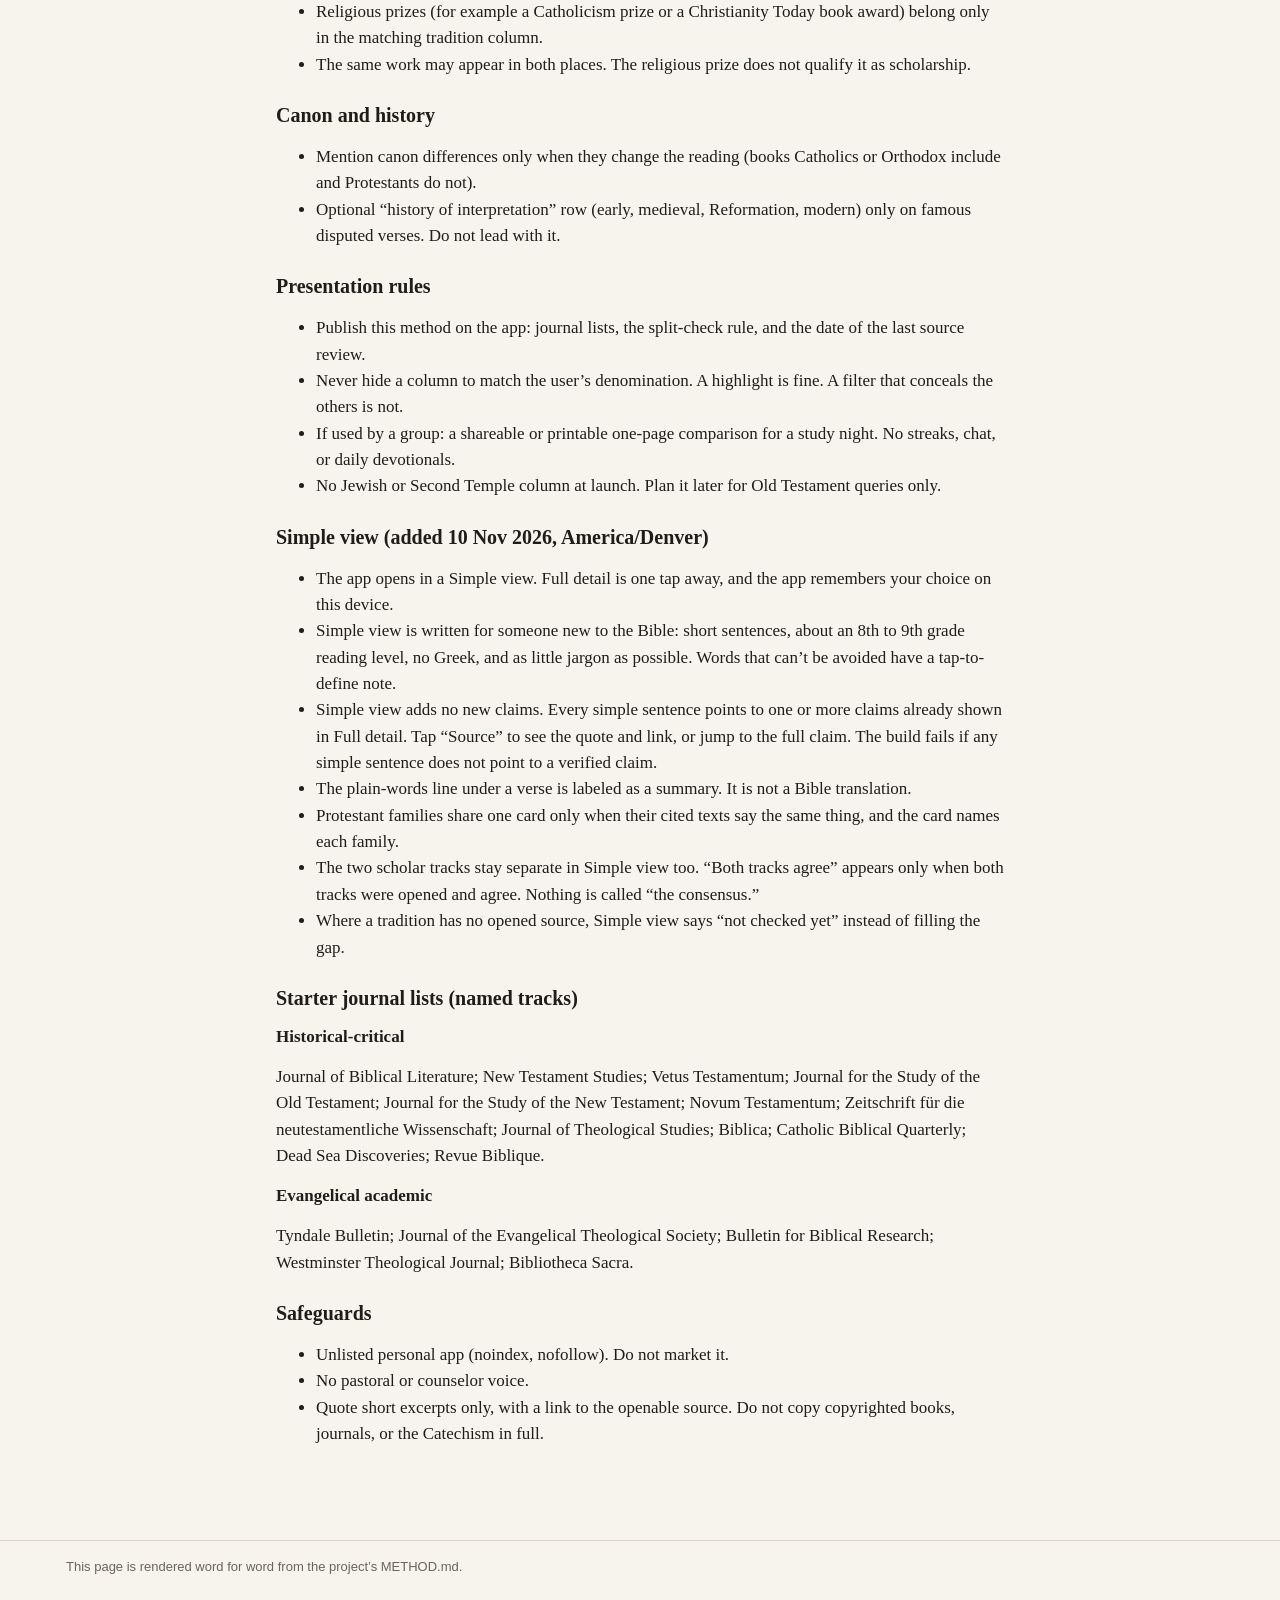
<file: pw-8dc2c25971bb39a91f49b9bb/method.html>
<!doctype html>
<html lang="en">
<head>
<meta charset="utf-8">
<meta name="viewport" content="width=device-width,initial-scale=1,viewport-fit=cover">
<meta name="robots" content="noindex,nofollow,noarchive,nosnippet,noimageindex">
<meta name="referrer" content="no-referrer">
<title>Method · Parallel Witness</title>
<link rel="stylesheet" href="app.css?v=20261114b">
</head>
<body>
<header class="top"><div class="wrap"><a class="brand" href="index.html">Parallel Witness</a><span class="private">Private study tool</span>
<nav class="links"><a href="index.html">Compare</a><a href="method.html" class="on">Method</a></nav></div></header>
<main class="method">
<p class="reviewed">Last source review: 14 November 2026 (America/Denver). Every quotation shown in the app was checked against the captured source text on that date.</p>
<h1>Method (agreed 9 Nov 2026, America/Denver)</h1>
<p>Personal tool only. Not a company. Last source-review date belongs on the published Method page and must be updated when the corpus changes.</p>
<h2>Purpose</h2>
<p>Help the reader compare how major Christian traditions, and two named scholarly tracks, read a verse or a belief. The tool describes teachings. It does not issue a ruling, declare a winner, or give pastoral advice.</p>
<h2>Text first (verse queries)</h2>
<ul>
<li>Show the verse before any interpretation column.</li>
<li>At least two translations, plus a literal or original-language line.</li>
<li>Public-domain or clearly licensed translations only. Never paste a copyrighted translation.</li>
<li>The tool helps the user read Scripture; it does not replace the text with commentary.</li>
</ul>
<h2>Queries</h2>
<ol>
<li>Verse input.</li>
<li>Free-text belief input (second use case).</li>
<li>Belief queries must show a short notice: this describes teachings; it does not issue a ruling or give pastoral advice. Especially on contested moral questions.</li>
</ol>
<h2>Columns</h2>
<ul>
<li>Eastern Orthodox. Note Oriental Orthodox when they differ.</li>
<li>Catholic.</li>
<li>Protestant: one heading, but if Lutherans, Reformed, Anglicans, Baptists, and Pentecostals or Wesleyans disagree, show those rows. Never one blended Protestant answer.</li>
<li>Scholar section: split-check of two named tracks, not a blended “consensus” column.</li>
<li class='sub'>Track A: historical-critical journals (named list).</li>
<li class='sub'>Track B: evangelical academic journals (named list).</li>
<li class='sub'>If both agree: one statement, “Both academic tracks teach X,” with citations from each.</li>
<li class='sub'>If they disagree: show both, labeled, each with sources and the actual argument. Never average them. Never call either track “the consensus.”</li>
</ul>
<h2>Official teaching vs opinion</h2>
<ul>
<li>Catholic: distinguish magisterial teaching from theological opinion.</li>
<li>Orthodox: distinguish dogma from theologoumena.</li>
<li>Protestant: name the confession or official statement being cited.</li>
<li>“Catholics believe” is too coarse on contested questions.</li>
</ul>
<h2>Retrieve-and-cite</h2>
<ul>
<li>Every displayed claim is retrieved from a fixed corpus and cited to an openable source.</li>
<li>Corpus: Catechism paragraphs, councils, liturgies, confessions, and the two named journal sets (plus the Bible translations in use).</li>
<li>If a source cannot be opened, do not display the claim.</li>
<li>Do not generate unsourced paraphrases from a model’s memory.</li>
<li>Label every claim: Scripture, official church teaching, history, or interpretation.</li>
<li>For each tradition, show the verses and arguments it actually uses, not only the conclusion.</li>
</ul>
<h2>Scholar weighting</h2>
<ul>
<li>A work enters and is weighted in the Scholar section by academic tests only: the named journals, citations inside those academic networks, and academic honors such as the Burkitt Medal, SBL prizes, BAS scholarly book awards, or a university prize like the Grawemeyer.</li>
<li>Religious prizes (for example a Catholicism prize or a Christianity Today book award) belong only in the matching tradition column.</li>
<li>The same work may appear in both places. The religious prize does not qualify it as scholarship.</li>
</ul>
<h2>Canon and history</h2>
<ul>
<li>Mention canon differences only when they change the reading (books Catholics or Orthodox include and Protestants do not).</li>
<li>Optional “history of interpretation” row (early, medieval, Reformation, modern) only on famous disputed verses. Do not lead with it.</li>
</ul>
<h2>Presentation rules</h2>
<ul>
<li>Publish this method on the app: journal lists, the split-check rule, and the date of the last source review.</li>
<li>Never hide a column to match the user’s denomination. A highlight is fine. A filter that conceals the others is not.</li>
<li>If used by a group: a shareable or printable one-page comparison for a study night. No streaks, chat, or daily devotionals.</li>
<li>No Jewish or Second Temple column at launch. Plan it later for Old Testament queries only.</li>
</ul>
<h2>Simple view (added 10 Nov 2026, America/Denver)</h2>
<ul>
<li>The app opens in a Simple view. Full detail is one tap away, and the app remembers your choice on this device.</li>
<li>Simple view is written for someone new to the Bible: short sentences, about an 8th to 9th grade reading level, no Greek, and as little jargon as possible. Words that can’t be avoided have a tap-to-define note.</li>
<li>Simple view adds no new claims. Every simple sentence points to one or more claims already shown in Full detail. Tap “Source” to see the quote and link, or jump to the full claim. The build fails if any simple sentence does not point to a verified claim.</li>
<li>The plain-words line under a verse is labeled as a summary. It is not a Bible translation.</li>
<li>Protestant families share one card only when their cited texts say the same thing, and the card names each family.</li>
<li>The two scholar tracks stay separate in Simple view too. “Both tracks agree” appears only when both tracks were opened and agree. Nothing is called “the consensus.”</li>
<li>Where a tradition has no opened source, Simple view says “not checked yet” instead of filling the gap.</li>
</ul>
<h2>Starter journal lists (named tracks)</h2>
<h3>Historical-critical</h3>
<p>Journal of Biblical Literature; New Testament Studies; Vetus Testamentum; Journal for the Study of the Old Testament; Journal for the Study of the New Testament; Novum Testamentum; Zeitschrift für die neutestamentliche Wissenschaft; Journal of Theological Studies; Biblica; Catholic Biblical Quarterly; Dead Sea Discoveries; Revue Biblique.</p>
<h3>Evangelical academic</h3>
<p>Tyndale Bulletin; Journal of the Evangelical Theological Society; Bulletin for Biblical Research; Westminster Theological Journal; Bibliotheca Sacra.</p>
<h2>Safeguards</h2>
<ul>
<li>Unlisted personal app (noindex, nofollow). Do not market it.</li>
<li>No pastoral or counselor voice.</li>
<li>Quote short excerpts only, with a link to the openable source. Do not copy copyrighted books, journals, or the Catechism in full.</li>
</ul>
</main>
<footer><div class="wrap">This page is rendered word for word from the project’s METHOD.md.</div></footer>
</body>
</html>
</file>
<file: app-152d086fd6e4/app.css>
@font-face{font-family:"Barlow Display";src:url(fonts/BarlowCondensed-Black.ttf) format("truetype");font-weight:900;font-display:swap}
@font-face{font-family:"Barlow Display";src:url(fonts/BarlowCondensed-SemiBold.ttf) format("truetype");font-weight:600;font-display:swap}
:root{
  --bg:#060A14;--bg2:#0B1222;--card:rgba(255,255,255,.045);--card2:rgba(255,255,255,.07);
  --line:rgba(255,255,255,.08);--txt:#F4F6FB;--dim:#98A2B8;--mute:#5F6A82;
  --x:#FF2D55;--ma:#FF8B1E;--cyan:#5CE1FF;--accent:var(--x);
  --st:env(safe-area-inset-top,0px);--sb:env(safe-area-inset-bottom,0px);
  --tabs:calc(58px + var(--sb));--mini:68px;
  --sans:-apple-system,BlinkMacSystemFont,"SF Pro Text","Inter","Segoe UI",Roboto,sans-serif;
  --disp:"Barlow Display","Barlow Condensed","SF Pro Display",var(--sans);
}
*{box-sizing:border-box;-webkit-tap-highlight-color:transparent}
html,body{margin:0;background:var(--bg);color:var(--txt);font-family:var(--sans);-webkit-font-smoothing:antialiased;overscroll-behavior-y:none}
body{min-height:100vh;min-height:100dvh}
button{font:inherit;color:inherit;background:none;border:0;padding:0;cursor:pointer}
a{color:inherit;text-decoration:none}
svg{width:24px;height:24px;fill:none;stroke:currentColor;stroke-width:2;stroke-linecap:round;stroke-linejoin:round}
svg .fill{fill:currentColor;stroke:none}
.hidden{display:none!important}
#bg{position:fixed;inset:0;z-index:-1;background:
  radial-gradient(120% 60% at 0% 0%,rgba(255,45,85,.13),transparent 60%),
  radial-gradient(110% 55% at 100% 8%,rgba(255,139,30,.11),transparent 60%),
  radial-gradient(90% 50% at 50% 100%,rgba(92,225,255,.06),transparent 70%),var(--bg)}
#top{position:sticky;top:0;z-index:20;display:flex;align-items:center;justify-content:space-between;
  padding:calc(var(--st) + 10px) 18px 10px;background:linear-gradient(var(--bg) 40%,rgba(6,10,20,.0));backdrop-filter:blur(14px);-webkit-backdrop-filter:blur(14px)}
.brand{display:flex;align-items:center;gap:10px}
.brand .mark{width:22px;height:22px;border-radius:6px;background:linear-gradient(135deg,var(--x) 0 50%,var(--ma) 50% 100%);box-shadow:0 0 18px rgba(255,80,60,.45)}
.brand .word{font-family:var(--disp);font-weight:900;font-size:24px;letter-spacing:.06em}
.icon-btn{width:44px;height:44px;display:grid;place-items:center;border-radius:50%;color:var(--txt);transition:background .2s,transform .15s}
.icon-btn:active{background:var(--card2);transform:scale(.94)}
#refresh.spin svg{animation:spin .9s linear infinite}
@keyframes spin{to{transform:rotate(360deg)}}
main{padding:4px 16px calc(var(--tabs) + var(--mini) + 28px)}
.h-eyebrow{font-size:12px;font-weight:600;letter-spacing:.14em;text-transform:uppercase;color:var(--dim);margin:18px 2px 10px}
.h1{font-family:var(--disp);font-weight:900;font-size:40px;line-height:.95;letter-spacing:.01em;margin:6px 2px 4px;text-transform:uppercase}
.sub{color:var(--dim);font-size:14px;margin:0 2px 8px}
/* hero */
.hero{position:relative;overflow:hidden;border-radius:22px;min-height:236px;display:flex;align-items:flex-end;border:1px solid var(--line);
  box-shadow:0 20px 50px -20px rgba(0,0,0,.8);isolation:isolate}
.hero img.hero-bg{position:absolute;inset:0;width:100%;height:100%;object-fit:cover;object-position:center 22%;z-index:-2;transform:scale(1.04)}
.hero::after{content:"";position:absolute;inset:0;z-index:-1;background:linear-gradient(180deg,rgba(6,10,20,0) 10%,rgba(6,10,20,.75) 55%,rgba(6,10,20,.97))}
.hero-body{padding:18px;width:100%}
.pill{display:inline-flex;align-items:center;gap:6px;font-size:11px;font-weight:700;letter-spacing:.1em;text-transform:uppercase;padding:5px 9px;border-radius:999px;background:rgba(255,255,255,.1);backdrop-filter:blur(10px);-webkit-backdrop-filter:blur(10px)}
.pill i{width:7px;height:7px;border-radius:50%;background:var(--c,var(--accent));box-shadow:0 0 10px var(--c,var(--accent))}
.hero h3{font-size:22px;line-height:1.15;margin:10px 0 6px;font-weight:700;letter-spacing:-.01em}
.hero .meta{color:#C9D0DE;font-size:13px}
.hero-actions{display:flex;align-items:center;gap:12px;margin-top:14px}
.btn-play{display:inline-flex;align-items:center;gap:8px;height:42px;padding:0 18px 0 14px;border-radius:999px;background:#fff;color:#060A14;font-weight:700;font-size:15px;transition:transform .15s}
.btn-play:active{transform:scale(.96)}
.btn-play svg{width:20px;height:20px}
/* stats */
.stats{display:grid;grid-template-columns:repeat(3,1fr);gap:8px;margin:12px 0 2px}
.stat{background:var(--card);border:1px solid var(--line);border-radius:14px;padding:10px 12px}
.stat b{display:block;font-family:var(--disp);font-weight:900;font-size:24px;line-height:1}
.stat span{font-size:11px;color:var(--dim);letter-spacing:.06em;text-transform:uppercase}
/* filter chips */
.seg{display:flex;gap:6px;margin:16px 0 4px;overflow-x:auto;scrollbar-width:none}
.seg button{height:32px;padding:0 13px;border-radius:999px;font-size:13px;font-weight:600;color:var(--dim);background:var(--card);border:1px solid var(--line);white-space:nowrap}
.seg button.on{color:#060A14;background:#fff;border-color:#fff}
/* episode list */
.list{display:flex;flex-direction:column;gap:2px;margin-top:6px}
.ep{position:relative;display:grid;grid-template-columns:64px 1fr 40px;gap:13px;align-items:center;padding:11px 6px 11px 4px;border-radius:16px;transition:background .15s}
.ep:active{background:var(--card)}
.ep+.ep::before{content:"";position:absolute;top:0;left:81px;right:6px;height:1px;background:var(--line)}
.ep-art{position:relative;width:64px;height:64px;border-radius:12px;overflow:hidden;background:var(--bg2);box-shadow:0 6px 16px -6px rgba(0,0,0,.7)}
.ep-art img{width:100%;height:100%;object-fit:cover;display:block}
.ep-art .bar{position:absolute;left:0;right:0;bottom:0;height:3px;background:rgba(0,0,0,.5)}
.ep-art .bar span{display:block;height:100%;background:var(--c)}
.ep-top{display:flex;align-items:center;gap:7px;font-size:11px;font-weight:700;letter-spacing:.09em;text-transform:uppercase;color:var(--c)}
.new{color:#060A14;background:var(--c);padding:2px 6px;border-radius:5px;font-size:10px;letter-spacing:.08em}
.done{display:inline-flex;align-items:center;gap:3px;color:var(--mute);font-size:10px}
.done svg{width:12px;height:12px;stroke-width:3}
.ep-title{font-size:15.5px;font-weight:600;line-height:1.25;margin:4px 0 4px;display:-webkit-box;-webkit-line-clamp:2;-webkit-box-orient:vertical;overflow:hidden}
.ep.finished .ep-title{color:var(--dim)}
.ep-meta{font-size:12.5px;color:var(--dim)}
.ep-go{width:38px;height:38px;border-radius:50%;display:grid;place-items:center;background:var(--card2);color:#fff}
.ep-go svg{width:16px;height:16px}
.ep.playing .ep-go{background:var(--c);color:#060A14}
.eq{display:inline-flex;gap:2px;align-items:flex-end;height:14px}
.eq i{width:3px;background:currentColor;border-radius:1px;animation:eq 1s ease-in-out infinite}
.eq i:nth-child(2){animation-delay:-.35s}.eq i:nth-child(3){animation-delay:-.7s}
@keyframes eq{0%,100%{height:4px}50%{height:14px}}
.paused .eq i{animation-play-state:paused}
/* show header */
.show-head{position:relative;margin:4px -16px 0;padding:18px 16px 18px;overflow:hidden;isolation:isolate}
.show-head .blur{position:absolute;inset:-40px;z-index:-1;background-size:cover;background-position:center;filter:blur(40px) saturate(1.3);opacity:.45}
.show-head::after{content:"";position:absolute;inset:0;z-index:-1;background:linear-gradient(180deg,rgba(6,10,20,.2),var(--bg))}
.show-cover{width:62%;max-width:270px;aspect-ratio:1;border-radius:18px;display:block;margin:4px auto 16px;box-shadow:0 30px 60px -18px rgba(0,0,0,.9),0 0 0 1px rgba(255,255,255,.06)}
.show-head .h1{text-align:center;font-size:34px}
.show-head .sub{text-align:center}
.show-desc{color:#BAC2D3;font-size:14px;line-height:1.5;margin:10px 2px 0;text-align:center}
.show-actions{display:flex;justify-content:center;gap:10px;margin-top:14px}
.btn-ghost{height:42px;padding:0 16px;border-radius:999px;background:var(--card2);border:1px solid var(--line);font-weight:600;font-size:14px;display:inline-flex;align-items:center;gap:6px}
.empty{color:var(--dim);text-align:center;padding:40px 10px;font-size:14px}
.err{color:#FFB3C1;background:rgba(255,45,85,.08);border:1px solid rgba(255,45,85,.25);padding:10px 12px;border-radius:12px;font-size:13px;margin-top:10px}
.skel{height:86px;border-radius:16px;background:linear-gradient(90deg,var(--card) 0,var(--card2) 50%,var(--card) 100%);background-size:200% 100%;animation:sk 1.2s infinite;margin-top:8px}
@keyframes sk{to{background-position:-200% 0}}
/* tabs */
#tabs{position:fixed;left:0;right:0;bottom:0;z-index:30;height:var(--tabs);padding-bottom:var(--sb);display:grid;grid-template-columns:repeat(3,1fr);
  background:rgba(8,12,24,.82);backdrop-filter:blur(24px) saturate(1.4);-webkit-backdrop-filter:blur(24px) saturate(1.4);border-top:1px solid var(--line)}
#tabs a{display:flex;flex-direction:column;align-items:center;justify-content:center;gap:4px;font-size:11px;font-weight:600;color:var(--mute)}
#tabs a svg{width:22px;height:22px}
#tabs a.on{color:#fff}
.tab-dot{width:20px;height:20px;border-radius:6px;border:2px solid var(--c);display:block;opacity:.6}
#tabs a.on .tab-dot{background:var(--c);opacity:1;box-shadow:0 0 14px var(--c)}
/* mini player */
#mini{position:fixed;left:10px;right:10px;bottom:calc(var(--tabs) + 8px);z-index:31;height:var(--mini);display:grid;grid-template-columns:48px 1fr 40px 44px;gap:10px;align-items:center;padding:0 8px 0 10px;border-radius:18px;
  background:rgba(22,28,44,.86);backdrop-filter:blur(24px) saturate(1.5);-webkit-backdrop-filter:blur(24px) saturate(1.5);border:1px solid rgba(255,255,255,.1);box-shadow:0 18px 40px -12px rgba(0,0,0,.8);overflow:hidden;animation:up .35s cubic-bezier(.2,.9,.3,1.2)}
@keyframes up{from{transform:translateY(30px);opacity:0}}
.mini-art{width:48px;height:48px;border-radius:10px;object-fit:cover}
.mini-show{font-size:10.5px;font-weight:700;letter-spacing:.1em;text-transform:uppercase;color:var(--accent)}
.mini-title{font-size:14px;font-weight:600;white-space:nowrap;overflow:hidden;text-overflow:ellipsis}
.mini-meta{min-width:0}
.mini-back svg{width:20px;height:20px}
.mini-play svg{width:26px;height:26px}
.mini-progress{position:absolute;left:14px;right:14px;bottom:0;height:2px;background:rgba(255,255,255,.08);border-radius:2px}
.mini-progress span{display:block;height:100%;width:0;background:var(--accent);border-radius:2px}
.i-pause{display:none}
.is-playing .i-play{display:none}.is-playing .i-pause{display:block}
/* sheets */
.sheet{position:fixed;inset:0;z-index:50;background:var(--bg);transform:translateY(102%);transition:transform .42s cubic-bezier(.2,.85,.25,1);overflow-y:auto;-webkit-overflow-scrolling:touch}
.sheet.open{transform:none}
#tx{z-index:60}
.player-bg{position:fixed;inset:-60px;background-size:cover;background-position:center;filter:blur(60px) saturate(1.5) brightness(.55);opacity:.85;z-index:0}
.player-bg::after{content:"";position:absolute;inset:0;background:linear-gradient(180deg,rgba(6,10,20,.25),rgba(6,10,20,.9) 75%)}
.player-inner{position:relative;z-index:1;min-height:100%;padding:calc(var(--st) + 4px) 24px calc(var(--sb) + 24px);display:flex;flex-direction:column}
.sheet-bar{display:flex;align-items:center;justify-content:space-between;height:52px}
#tx .sheet-bar{position:sticky;top:0;padding:calc(var(--st)) 12px 0;height:calc(52px + var(--st));background:rgba(6,10,20,.85);backdrop-filter:blur(18px);-webkit-backdrop-filter:blur(18px);border-bottom:1px solid var(--line)}
.sheet-label{font-size:12px;font-weight:700;letter-spacing:.14em;text-transform:uppercase;color:var(--dim)}
.p-art-wrap{display:flex;justify-content:center;margin:14px 0 22px}
#p-art{width:min(82vw,360px,42vh);aspect-ratio:1;border-radius:20px;box-shadow:0 40px 70px -20px rgba(0,0,0,.95),0 0 0 1px rgba(255,255,255,.08);transition:transform .5s cubic-bezier(.2,.9,.3,1.2)}
#player:not(.is-playing) #p-art{transform:scale(.92)}
.p-meta h2{font-size:21px;line-height:1.2;margin:0 0 5px;font-weight:700;letter-spacing:-.01em}
#p-date{color:var(--dim);font-size:14px}
.scrub{margin:20px 0 4px}
input[type=range]{-webkit-appearance:none;appearance:none;width:100%;height:28px;background:transparent;margin:0}
input[type=range]::-webkit-slider-runnable-track{height:5px;border-radius:5px;background:linear-gradient(90deg,#fff var(--p,0%),rgba(255,255,255,.2) var(--p,0%))}
input[type=range]::-webkit-slider-thumb{-webkit-appearance:none;width:16px;height:16px;border-radius:50%;background:#fff;margin-top:-5.5px;box-shadow:0 2px 8px rgba(0,0,0,.5)}
input[type=range]::-moz-range-track{height:5px;border-radius:5px;background:rgba(255,255,255,.2)}
input[type=range]::-moz-range-progress{height:5px;border-radius:5px;background:#fff}
input[type=range]::-moz-range-thumb{width:16px;height:16px;border-radius:50%;background:#fff;border:0}
.times{display:flex;justify-content:space-between;font-size:12px;color:var(--dim);font-variant-numeric:tabular-nums;margin-top:2px}
.controls{display:flex;align-items:center;justify-content:space-evenly;margin:14px 0 18px}
.skip{position:relative;width:60px;height:60px}
.skip svg{width:36px;height:36px;stroke-width:1.8}
.skip b{position:absolute;inset:0;display:grid;place-items:center;font-size:11px;font-weight:800;padding-top:2px}
.play-big{width:78px;height:78px;border-radius:50%;background:#fff;color:#060A14;display:grid;place-items:center;box-shadow:0 14px 36px -8px rgba(255,255,255,.25);transition:transform .15s}
.play-big:active{transform:scale(.93)}
.play-big svg{width:34px;height:34px}
.p-row{display:flex;justify-content:center;gap:10px}
.chip{height:36px;min-width:64px;padding:0 16px;border-radius:999px;background:rgba(255,255,255,.1);border:1px solid rgba(255,255,255,.12);font-weight:700;font-size:14px;font-variant-numeric:tabular-nums}
.p-desc{margin-top:22px;color:#BAC2D3;font-size:14.5px;line-height:1.55;border-top:1px solid var(--line);padding-top:16px}
#tx-body{max-width:680px;margin:0 auto;padding:18px 22px calc(var(--sb) + 40px);font-size:17px;line-height:1.7;color:#DDE2EC}
#tx-body h1{font-family:var(--disp);font-weight:900;text-transform:uppercase;font-size:30px;line-height:1;margin:6px 0 4px;color:#fff}
#tx-body .tx-meta{color:var(--dim);font-size:13px;margin-bottom:20px}
#tx-body p{margin:0 0 1em}
#toast{position:fixed;left:50%;top:calc(var(--st) + 14px);transform:translate(-50%,-30px);opacity:0;z-index:80;background:rgba(30,36,54,.95);border:1px solid var(--line);padding:9px 14px;border-radius:999px;font-size:13px;transition:.3s;pointer-events:none}
#toast.show{opacity:1;transform:translate(-50%,0)}
@media (min-width:720px){main{max-width:720px;margin:0 auto}}
</file>
<file: baby-d12cd852cfe6c9ac9ae8/log.css>
#log{padding:14px 14px 0;-webkit-user-select:none;user-select:none}
#log button{font:inherit;color:inherit;-webkit-tap-highlight-color:transparent;cursor:pointer}
.lg-status{border-radius:20px;padding:16px 18px;background:linear-gradient(135deg,var(--kF2B35B),var(--kE97E5A));color:var(--k2A1408);display:grid;grid-template-columns:1fr auto;align-items:baseline}
.lg-status.asleep{background:linear-gradient(135deg,#4B3A9E,#2A1F66);color:var(--kEEE9FF)}
.lg-status span{font:22px BCS;text-transform:uppercase;letter-spacing:1px}.lg-status b{font:38px BC}.lg-status small{grid-column:1/-1;opacity:.85}
.lg-sync{margin:8px 2px 0;font-size:12px;color:var(--kF2B35B)}
.lg-grid{display:grid;grid-template-columns:1fr 1fr;gap:10px;margin:12px 0}
.lg-big{border:0;border-radius:20px;padding:16px 14px;text-align:left;display:flex;flex-direction:column;gap:2px;min-height:112px;background:var(--k16112E);box-shadow:inset 0 0 0 1px var(--k2A2150);transition:transform .08s}
.lg-big:active{transform:scale(.97)}.lg-big i{font-style:normal;font-size:30px}.lg-big b{font:24px BCS;letter-spacing:.5px}.lg-big small{color:var(--kA99CD6);font-size:13px}
.lg-big.sleep{background:var(--k1E1A4A)}.lg-big.breast{background:var(--k3A1838)}.lg-big.bottle{background:var(--k14304A)}.lg-big.diaper{background:var(--k1E3A2C)}
.lg-big.run{box-shadow:inset 0 0 0 2px var(--kB36BFF),0 0 22px var(--krgba17910725535)}.lg-big.run small{color:var(--kfff);font:22px BCS;font-variant-numeric:tabular-nums}
.lg-card{background:var(--k16112E);border:1px solid var(--k2A2150);border-radius:18px;padding:14px;margin:0 0 12px}
.lg-card h3{font:22px BCS;text-transform:uppercase;letter-spacing:1px;color:var(--kD9B8FF);margin:0 0 8px}
.lg-center{text-align:center;padding:24px 18px}.lg-center input{display:block;width:100%;margin:14px 0 10px;font-size:18px;padding:13px;border-radius:12px;border:1px solid var(--k2A2150);background:var(--k0B0820);color:var(--kEEE9FF);text-align:center}
.lg-muted{color:var(--kA99CD6);font-size:13px}.lg-muted a{color:var(--kD9B8FF)}.lg-foot{text-align:center;margin:6px 0 20px}.lg-err{color:var(--kFF8A8A);font-size:14px;min-height:1em}
.lg-dayhd{display:flex;align-items:center;justify-content:space-between}.lg-dayhd h3{margin:0}.lg-dayhd button{background:var(--k221A44);border:0;border-radius:50%;width:36px;height:36px;font-size:22px}.lg-dayhd button:disabled{opacity:.3}
.lg-stats{display:grid;grid-template-columns:1fr 1fr;gap:8px;margin-top:12px}.lg-stats div{background:var(--k0F0B24);border-radius:14px;padding:10px 12px}
.lg-stats i{font-style:normal;font-size:16px}.lg-stats b{display:block;font:26px BC;letter-spacing:.5px}.lg-stats small{color:var(--kA99CD6);font-size:12px;line-height:1.3;display:block}
.lg-cmp{margin-top:12px;background:var(--k0F0B24);border-radius:14px;padding:12px}.lg-cmp b{font:17px BCS;letter-spacing:.5px;color:var(--kD9B8FF)}
.lg-cmp table{width:100%;border-collapse:collapse;font-size:14px;margin:6px 0}.lg-cmp th{text-align:left;color:var(--k7E73A8);font-weight:500;font-size:12px}.lg-cmp td{padding:5px 4px 5px 0;border-top:1px solid var(--k221A44)}.lg-cmp td:last-child{color:var(--k7EE0A8);text-align:right}
.lg-row{display:flex;width:100%;align-items:center;gap:12px;background:none;border:0;border-top:1px solid var(--k221A44);padding:10px 2px;text-align:left}
.lg-row i{font-style:normal;font-size:22px;width:38px;height:38px;border-radius:12px;background:var(--k221A44);display:grid;place-items:center}.lg-row span{flex:1}.lg-row b{display:block;font-weight:600;font-size:15px}.lg-row small{color:var(--kA99CD6)}.lg-row em{font-style:normal;color:var(--kD9B8FF);font:18px BCS}
.lg-btn{display:block;width:100%;border:0;border-radius:14px;padding:14px;margin-top:10px;background:var(--kB36BFF);color:var(--k160B2E)!important;font-weight:700!important;font-size:17px!important}
.lg-btn.ghost{background:var(--k221A44);color:var(--kD9B8FF)!important}.lg-btn.danger{background:var(--k3A1525);color:var(--kFF8A8A)!important}
.lg-sheet-bg{position:fixed;inset:0;background:var(--krgba00055);z-index:40}
.lg-sheet{position:fixed;left:0;right:0;bottom:0;z-index:41;background:var(--k1A1436);border-radius:24px 24px 0 0;padding:10px 18px calc(18px + env(safe-area-inset-bottom));max-height:88vh;overflow:auto;animation:up .2s ease-out}
@keyframes up{from{transform:translateY(40%);opacity:0}}.lg-grab{width:40px;height:5px;border-radius:3px;background:var(--k3A3166);margin:0 auto 12px}
.lg-sheet h3{font:26px BCS;text-transform:uppercase;letter-spacing:1px;margin:0 0 12px}
.lg-tri{display:grid;grid-template-columns:repeat(3,1fr);gap:10px}.lg-tri button{border:0;border-radius:18px;background:var(--k221A44);padding:20px 0;font-size:30px}.lg-tri b{display:block;font:20px BCS;margin-top:4px}.lg-tri button:active{background:var(--kB36BFF)}
.lg-sides{display:grid;grid-template-columns:1fr 1fr;gap:12px}.lg-sides button{border:0;border-radius:50%;aspect-ratio:1;background:var(--k3A1838);display:flex;flex-direction:column;align-items:center;justify-content:center}
.lg-sides button b{font:46px BC;font-variant-numeric:tabular-nums}.lg-sides button small{color:var(--kE9B8E6);font-size:12px;letter-spacing:1px}.lg-sides button.run{background:radial-gradient(circle,#C25BB5,#7A2C72);box-shadow:0 0 30px var(--krgba194911815)}
.lg-seg{display:flex;background:var(--k0F0B24);border-radius:12px;padding:3px;margin:0 0 12px}.lg-seg button{flex:1;border:0;background:none;border-radius:10px;padding:9px;font-weight:600;text-transform:capitalize;color:var(--kA99CD6)!important}.lg-seg button.on{background:var(--kB36BFF);color:var(--k160B2E)!important}
.lg-amt{display:flex;align-items:center;gap:10px}.lg-amt button{width:56px;height:56px;border-radius:50%;border:0;background:var(--k221A44);font-size:28px!important}
.lg-amt input{flex:1;min-width:0;text-align:center;font:44px BC;background:none;border:0;color:var(--kEEE9FF)}.lg-conv{text-align:center;color:var(--kA99CD6);margin:4px 0 8px}
.lg-f{display:block;color:var(--kA99CD6);font-size:13px;margin:10px 0}.lg-f input{display:block;width:100%;margin-top:4px;padding:11px;border-radius:12px;border:1px solid var(--k2A2150);background:var(--k0B0820);color:var(--kEEE9FF);font-size:16px}
.lg-toast{position:fixed;left:50%;top:calc(14px + env(safe-area-inset-top));transform:translateX(-50%);background:var(--kEEE9FF);color:var(--k160B2E);padding:10px 18px;border-radius:20px;font-weight:600;z-index:60;box-shadow:0 6px 20px var(--krgba0004)}
.noanim .lg-sheet{animation:none}
.lg-f small{display:block;margin-top:4px;font-size:13px}
.lg-inprog{display:flex;align-items:center;justify-content:space-between;gap:10px;margin-top:6px}.lg-inprog b{color:var(--kD9B8FF)}.lg-inprog .lg-btn{width:auto;margin:0;padding:10px 16px}
.lg-total{font-size:15px;margin:6px 0 10px}.lg-total b{font-variant-numeric:tabular-nums;color:var(--kFFD86B)}
.lg-cmp td:nth-child(2){white-space:nowrap}.lg-status b{font-variant-numeric:tabular-nums}
.lg-row{cursor:pointer}.lg-row em{margin-right:2px}
.lg-act{flex:none;width:44px;height:44px;border:0;border-radius:12px;background:var(--k221A44);font-size:18px;display:grid;place-items:center;margin-left:4px}
.lg-act.del{background:var(--k3A1730)}
.lg-toast.undo{display:flex;align-items:center;gap:12px;white-space:nowrap;max-width:92vw;overflow:hidden;text-overflow:ellipsis}
.lg-toast.undo button{border:0;background:var(--kB36BFF);color:var(--k160B2E);font-weight:700;border-radius:14px;padding:8px 14px;min-height:36px}
.lg-grid .lg-mini{grid-column:span 1;min-height:44px;border:1px solid var(--k2A2150);background:var(--k151033);color:var(--kD9D2FF);border-radius:14px;font:600 15px -apple-system,system-ui,sans-serif;padding:10px}
.lg-f textarea{display:block;width:100%;margin-top:4px;padding:11px;border-radius:12px;border:1px solid var(--k2A2150);background:var(--k0B0820);color:var(--kEEE9FF);font:15px -apple-system,system-ui,sans-serif;resize:vertical;min-height:60px;box-sizing:border-box}
.lg-row .lg-note{display:block;color:var(--kCFC4F5);font-style:italic;white-space:nowrap;overflow:hidden;text-overflow:ellipsis;max-width:52vw}
.lg-two{display:flex;gap:10px}.lg-two .lg-f{flex:1}
.lg-trends .lg-tabs{display:flex;gap:6px;overflow-x:auto;margin:4px 0 10px;scrollbar-width:none}.lg-trends .lg-tabs::-webkit-scrollbar{display:none}
.lg-trends .lg-tabs button{flex:1 0 auto;min-height:36px;padding:7px 9px;font-size:13.5px!important;border-radius:18px;border:1px solid var(--k2A2150);background:var(--k110C2A);color:var(--kA99CD6);font:600 14px -apple-system,system-ui,sans-serif}
.lg-trends .lg-tabs button.on{background:var(--kB36BFF);color:var(--k160B2E);border-color:var(--kB36BFF)}
.lg-range{margin-bottom:8px}
.lg-chart{display:block;width:100%;height:auto;overflow:visible}
.lg-chart .gr{stroke:var(--k241C48);stroke-width:1}.lg-chart text{font:10px -apple-system,system-ui,sans-serif;fill:var(--k7E73A8)}.lg-chart .yl{text-anchor:end}.lg-chart .xl{text-anchor:middle}
.lg-chart .band{stroke:none}.lg-chart .ln{fill:none;stroke-width:2.4;stroke-linejoin:round;stroke-linecap:round}.lg-chart .fc{stroke-dasharray:2 5;stroke-width:2}.lg-chart .band-e{stroke-width:1.4}
.lg-chart .part{fill:var(--k0B0820);stroke-width:2}.lg-chart .now{stroke:var(--k5A4E8C);stroke-dasharray:3 3}.lg-chart .nowl{fill:var(--kA99CD6);font-size:9.5px}
.lg-axis{text-align:center;color:var(--k7E73A8);font-size:11px;margin-top:-2px}
.lg-legend{display:flex;flex-wrap:wrap;gap:6px 14px;margin:10px 0 4px;font-size:12px;color:var(--kCFC4F5)}.lg-legend span{display:inline-flex;align-items:center;gap:6px}
.lg-legend i{display:inline-block;width:16px;height:3px;border-radius:2px;background:var(--kCFC4F5)}.lg-legend i.solid{background:var(--kCFC4F5)}.lg-legend i.dash{background:none;border-top:2.5px dotted var(--kCFC4F5);height:0}
.lg-legend i.shade{height:10px;background:var(--krgba20719624522)}.lg-legend i.hollow{width:9px;height:9px;border-radius:50%;background:none;border:2px solid var(--kCFC4F5)}
.lg-gentle{background:var(--k1E1838);border-left:3px solid #E2A86A;border-radius:10px;padding:9px 12px;color:var(--kF2E4D2);font-size:13.5px;margin:10px 0 2px}
.lg-trfoot{font-size:12px;margin-top:10px}.lg-trfoot a{color:var(--kD9B8FF)}.lg-empty{padding:18px 4px;text-align:center}
.lg-sheet.full{top:calc(10px + env(safe-area-inset-top));max-height:none}
.lg-method h4{margin:16px 0 4px;color:var(--kEEE9FF);font-size:15px}.lg-method p{color:var(--kCFC4F5);font-size:14px;line-height:1.45;margin:4px 0}.lg-method a{color:var(--kD9B8FF);word-break:break-word}
.lg-method .lg-warn{background:var(--k2A1730);border-radius:10px;padding:10px 12px;color:var(--kF6D9E8)}
.lg-row span{min-width:0}.lg-row .lg-note{max-width:100%}
.lg-row>i,.lg-row>em,.lg-row>.lg-act{flex:none}.lg-row>span{flex:1 1 0;overflow:hidden}

.lg-amt button{-webkit-user-select:none;user-select:none;-webkit-touch-callout:none;touch-action:none}
[data-theme=light] .lg-status.asleep{color:#F4F0FF}[data-theme=light] .lg-sides button.run{color:#fff}[data-theme=light] .lg-sides button.run small{color:#FBE4F6}
[data-theme=light] .lg-sync{color:#9A5A12}[data-theme=light] .lg-status{box-shadow:0 2px 10px rgba(233,126,90,.18)}
[data-theme=light] .lg-card,[data-theme=light] .ep,[data-theme=light] .lg-big{box-shadow:0 1px 3px rgba(60,40,110,.06)}
[data-theme=light] .lg-toast{box-shadow:0 6px 20px rgba(36,27,61,.25)}[data-theme=light] header i{box-shadow:0 0 10px rgba(142,79,230,.5)}
[data-theme=light] #tabs button span{filter:grayscale(1) opacity(.55)}[data-theme=light] #tabs button.on span{filter:none}
.ls-theme{display:flex;align-items:center;gap:10px;margin:14px 18px 6px;font-size:13px;color:var(--kA99CD6)}.ls-theme .seg{display:flex;flex:1;background:var(--k0F0B24);border:1px solid var(--k2A2150);border-radius:12px;padding:3px}
.ls-theme button{flex:1;border:0;background:none;border-radius:9px;padding:7px 4px;font:600 13px -apple-system,system-ui,sans-serif;color:var(--kA99CD6);cursor:pointer;-webkit-tap-highlight-color:transparent}.ls-theme button.on{background:var(--kB36BFF);color:var(--k160B2E)}
#log .ls-theme{margin:4px 2px 18px}
[data-theme=light] .lg-trends .lg-tabs button.on{color:#fff!important}.ls-theme button{line-height:1.2}
.lg-chart .ref-e{stroke-dasharray:6 4;stroke-width:1.3}.lg-feed-context{background:var(--k0F0B24);border:1px solid var(--k2A2150);border-radius:12px;padding:10px;margin:10px 0;font-size:14px}.lg-feed-context summary{cursor:pointer;font-weight:600}.lg-feed-context select{display:block;width:100%;padding:12px;margin-top:6px;border-radius:10px;border:1px solid var(--k2A2150);background:var(--k16112E);color:var(--kEEE9FF);font:inherit}.lg-feed-context input[type=checkbox]{width:22px;height:22px;vertical-align:middle;accent-color:var(--kB36BFF)}
.lg-intake-ref{background:var(--k0F0B24);border-left:3px solid #087F79;padding:10px 12px;border-radius:12px;font-size:13px;margin:10px 0}.lg-intake-ref p{margin:6px 0}.lg-intake-ref a{color:var(--kD9B8FF)}.lg-feed-notes{font-size:13px;margin:8px 0}.lg-evidence-grid{display:grid;gap:8px;margin:8px 0}.lg-evidence-grid span{font-size:13px}.lg-evidence-grid small{color:var(--kA99CD6)}.lg-chart .ref-line{stroke-dasharray:7 4;stroke-width:2}.lg-chart .ref-future{stroke-dasharray:2 5}.lg-chart .ref-sd{stroke:#64D5CA;stroke-width:1.5;fill:none;opacity:.65}.lg-chart .ref-point{fill:#64D5CA}[data-theme=light] .lg-chart .ref-sd{stroke:#087F79}[data-theme=light] .lg-chart .ref-point{fill:#087F79}
.lg-plain-advice{margin:12px 0 18px;padding:12px 14px;background:var(--k0F0B24);border:1px solid var(--k2A2150);border-left:4px solid var(--kB36BFF);border-radius:12px;font-size:14px;line-height:1.5}.lg-plain-advice p,.lg-method .lg-plain-advice p{margin:0;color:var(--kEEE9FF);font-size:14px;line-height:1.5}.lg-plain-advice p+p,.lg-method .lg-plain-advice p+p{margin-top:10px}.lg-plain-advice strong{display:block;color:var(--kD9B8FF);font-size:12px;letter-spacing:.3px;text-transform:uppercase}.lg-read-comparison h4{font-size:14px;margin:16px 0 5px}.lg-read-comparison>p{font-size:13px}.lg-read-comparison summary{cursor:pointer}
/* pumping */
.lg-big.pump{background:linear-gradient(160deg,#2B2147,#1C2E3F)}[data-theme=light] .lg-big.pump{background:linear-gradient(160deg,#F1EAFB,#E3F1F7)}
.lg-big .lg-pbar{margin-top:6px;height:6px}
.lg-minis{display:flex;flex-direction:column;gap:10px}.lg-minis .lg-mini{flex:1;min-height:44px;border:1px solid var(--k2A2150);background:var(--k151033);color:var(--kD9D2FF);border-radius:14px;font:600 15px -apple-system,system-ui,sans-serif;padding:10px}
.lg-pbar{height:10px;border-radius:6px;background:var(--k0F0B24);overflow:hidden;box-shadow:inset 0 0 0 1px var(--k2A2150)}.lg-pbar i{display:block;height:100%;border-radius:6px;background:linear-gradient(90deg,#7EE0A8,#5EC8FF);transition:width .4s ease}
[data-theme=light] .lg-pbar i{background:linear-gradient(90deg,#1E9356,#1C8FD0)}
.lg-phd{display:flex;align-items:center;justify-content:space-between;gap:8px}.lg-phd h3{margin:0}
.lg-chip{border:1px solid var(--k2A2150);background:var(--k221A44);color:var(--kD9B8FF)!important;border-radius:16px;padding:7px 12px;font:600 13px -apple-system,system-ui,sans-serif!important;min-height:36px}
.lg-ptot{display:flex;align-items:baseline;gap:8px;flex-wrap:wrap;margin:10px 0 8px}.lg-ptot b{font:48px BC;line-height:1;font-variant-numeric:tabular-nums}.lg-ptot span{font:22px BCS;color:var(--kA99CD6)}.lg-ptot small{flex-basis:100%;color:var(--kA99CD6);font-size:13px}
.lg-pleft{margin:6px 0 10px;font-size:14px;color:var(--k7EE0A8);font-weight:600}
.lg-pstats{display:grid;grid-template-columns:repeat(3,1fr);gap:8px}.lg-pstats div{background:var(--k0F0B24);border-radius:12px;padding:9px 10px}.lg-pstats b{display:block;font:24px BC;font-variant-numeric:tabular-nums}.lg-pstats small{color:var(--kA99CD6);font-size:12px;line-height:1.2;display:block}
.lg-pgiven{display:grid;grid-template-columns:1fr 1fr;gap:8px;margin-top:10px}.lg-pgiven span{background:var(--k0F0B24);border-radius:12px;padding:9px 10px}.lg-pgiven b{display:block;font:19px BCS}.lg-pgiven small{color:var(--kA99CD6);font-size:12px}
.lg-pweek{margin:16px 0 4px;padding-bottom:32px}.lg-pw-in{position:relative;display:grid;grid-template-columns:repeat(7,1fr);gap:6px;height:72px}
.lg-pw-in>div{position:relative;display:flex;flex-direction:column;justify-content:flex-end;align-items:center;height:100%}.lg-pweek i{display:block;width:70%;max-width:26px;border-radius:6px 6px 3px 3px;background:var(--k3A3166)}.lg-pweek i.hit{background:#7EE0A8}[data-theme=light] .lg-pweek i.hit{background:#1E9356}
.lg-pweek small{position:absolute;bottom:-16px;font-size:10.5px;color:var(--kCFC4F5);font-variant-numeric:tabular-nums}.lg-pweek em{position:absolute;bottom:-30px;font-style:normal;font-size:11px;color:var(--k7E73A8)}
.lg-pw-in>b{position:absolute;left:0;right:0;border-top:1.5px dashed var(--kFFD86B);height:0;pointer-events:none}.lg-pw-in>b span{position:absolute;right:0;top:-15px;font:600 10px -apple-system,system-ui,sans-serif;color:var(--kFFD86B)}[data-theme=light] .lg-pw-in>b{border-color:#9A6E00}
.lg-pnote{margin:10px 0 0}
.lg-psub{margin:-6px 0 12px}.lg-psub b{color:var(--kEEE9FF)}
.lg-ptime{display:flex;align-items:center;gap:6px;flex-wrap:wrap;margin:0 0 4px}.lg-ptime button{flex:1 0 auto}.lg-ptime span{font-size:13px;color:var(--kA99CD6);margin-right:2px}
.lg-ptime button,.lg-pchips button{border:1px solid var(--k2A2150);background:var(--k221A44);border-radius:18px;padding:8px 11px;min-height:38px;font:600 14px -apple-system,system-ui,sans-serif!important;color:var(--kD9D2FF)!important}
.lg-ptime button.on,.lg-pchips button.on{background:var(--kB36BFF);border-color:var(--kB36BFF);color:var(--k160B2E)!important}
.lg-pwhen{margin:6px 0 12px}
.lg-pchips{display:flex;align-items:center;gap:6px;flex-wrap:wrap;margin:0 0 10px}.lg-pchips span{font-size:13px;color:var(--kA99CD6);margin-right:2px}.lg-pchips button{min-width:52px;font-variant-numeric:tabular-nums}
.lg-plr{display:block;width:100%;text-align:left;border:0;background:none;padding:10px 2px;font-weight:600;color:var(--kD9B8FF)!important}.lg-plr small{color:var(--kA99CD6);font-weight:400}
.lg-pnotes summary{cursor:pointer;color:var(--kA99CD6);font-size:14px;padding:6px 2px}
#lg-pv[readonly]{color:var(--kD9B8FF)}
[data-theme=light] .lg-ptime button.on,[data-theme=light] .lg-pchips button.on{color:#fff!important}
.lg-seg button[data-pu]{text-transform:none}

.lg-chart .ref-range{fill:none;stroke-width:1.1;stroke-dasharray:1.5 2;opacity:.85}.lg-chart .ref-bar{fill-opacity:.32;stroke-width:1;stroke-opacity:.9}
.lg-pump-ref{border-left-color:#B36BFF}.lg-ptable-wrap{overflow-x:auto;margin:8px 0}.lg-ptable{width:100%;border-collapse:collapse;font-size:12px}.lg-ptable th,.lg-ptable td{text-align:left;vertical-align:top;padding:5px 4px;border-bottom:1px solid var(--k241C48)}.lg-ptable th{font-weight:600}.lg-ptable small{display:block;font-weight:400;opacity:.8;font-size:11px}
</file>
<file: radio-f520183111e4c21aafd98d60/app.css>
*,*::before,*::after{box-sizing:border-box}
html,body{margin:0;padding:0;background:#0A0A0C;color:#F6F1E8}
html{height:100%;-webkit-text-size-adjust:100%}
body{
  min-height:100%;
  min-height:100dvh;
  font-family:-apple-system,BlinkMacSystemFont,"Segoe UI",system-ui,sans-serif;
  padding:calc(20px + env(safe-area-inset-top)) 20px calc(28px + env(safe-area-inset-bottom));
  max-width:480px;
  margin:0 auto;
  line-height:1.35;
}
button{font:inherit;color:inherit;appearance:none;-webkit-appearance:none;border:0;background:none;padding:0;cursor:pointer}
.top{display:flex;align-items:baseline;justify-content:space-between;margin-bottom:28px}
.brand{font-weight:800;letter-spacing:.16em;text-transform:uppercase;font-size:13px;margin:0;color:#F6F1E8}
.text-btn{font-size:14px;font-weight:600;color:#9A9488;padding:8px 0}
.text-btn:active{color:#F6F1E8}
h1{font-size:clamp(32px,8vw,44px);font-weight:800;letter-spacing:-.04em;line-height:1.05;margin:0 0 8px}
.lede{font-size:16px;color:#9A9488;margin:0 0 24px}
.muted{color:#9A9488}
.err{background:#2A1210;color:#FFB4A8;border-radius:16px;padding:16px 18px;font-weight:600}
.shows{display:flex;flex-direction:column;gap:10px;margin:0;padding:0;list-style:none}
.show{
  display:flex;align-items:center;gap:14px;
  background:#161518;border-radius:18px;padding:12px 14px;
  text-align:left;width:100%;
}
.show:active{background:#1E1C22}
.art{width:56px;height:56px;border-radius:12px;object-fit:cover;background:#222;flex:0 0 auto}
.show h2{font-size:17px;margin:0 0 2px;font-weight:750;letter-spacing:-.02em}
.show p{margin:0;font-size:13px;color:#9A9488}
.queue{list-style:none;margin:0 0 24px;padding:0;display:flex;flex-direction:column;gap:8px}
.ep{
  display:flex;align-items:center;gap:12px;
  background:#161518;border-radius:16px;padding:12px 14px;
}
.ep.on{outline:2px solid var(--accent,#FF4D1C);background:#1A1412}
.ep .n{font-weight:800;font-size:13px;color:#9A9488;width:1.4em;flex:0 0 auto}
.ep.on .n{color:var(--accent,#FF4D1C)}
.ep .t{font-weight:700;font-size:15px;letter-spacing:-.02em}
.ep .s{font-size:12px;color:#9A9488;margin-top:2px}
.controls{position:sticky;bottom:calc(8px + env(safe-area-inset-bottom));display:flex;flex-direction:column;gap:12px}
.play{
  width:100%;height:72px;border-radius:999px;
  background:var(--accent,#FF4D1C);color:#fff;
  font-size:22px;font-weight:800;letter-spacing:-.02em;
  display:flex;align-items:center;justify-content:center;gap:10px;
}
.play:active{filter:brightness(.92)}
.play[disabled]{opacity:.4}
.row{display:flex;gap:10px}
.row button{
  flex:1;height:52px;border-radius:16px;background:#161518;
  font-weight:700;font-size:15px;color:#F6F1E8;
}
.row button:active{background:#1E1C22}
.row button[disabled]{opacity:.35}
.time{display:flex;justify-content:space-between;font-size:12px;color:#9A9488;font-variant-numeric:tabular-nums}
.bar{height:6px;background:#2A2830;border-radius:99px;overflow:hidden}
.bar > span{display:block;height:100%;width:0;background:var(--accent,#FF4D1C);border-radius:99px}
.picks{display:flex;flex-wrap:wrap;gap:8px;margin:0 0 22px}
.picks button{
  background:#161518;border-radius:999px;padding:10px 14px;
  font-weight:700;font-size:14px;
}
.picks button:active{background:#1E1C22}
.section{font-size:12px;font-weight:800;letter-spacing:.12em;text-transform:uppercase;color:#9A9488;margin:18px 0 10px}

.top-actions{display:flex;gap:16px;align-items:baseline}
.playall{
  width:100%;height:56px;border-radius:999px;
  border:2px solid var(--accent,#FF4D1C);color:#F6F1E8;background:transparent;
  font-weight:800;font-size:16px;letter-spacing:-.02em;margin:0 0 22px;
}
.playall:active{background:#161518}
.group{margin:0 0 18px}
.browse{list-style:none;margin:0;padding:0;display:flex;flex-direction:column;gap:8px}
.browse .ep{width:100%;text-align:left;cursor:pointer}
.siri-card{
  background:#161518;border-radius:18px;padding:16px 16px 14px;margin:0 0 12px;
}
.siri-card h2{font-size:17px;margin:0 0 8px;letter-spacing:-.02em}
.siri-card .url{
  font-size:12px;color:#9A9488;word-break:break-all;line-height:1.4;margin:0 0 10px;
}
.siri-card .now{font-size:13px;color:#9A9488;margin:0 0 10px}
.copy{
  height:40px;padding:0 16px;border-radius:12px;background:#2A2830;
  font-weight:700;font-size:14px;
}
.copy:active{background:#35333C}
.copy.ok{background:#1B3A2A;color:#B6F0C8}
.steps{margin:28px 0 0;padding:0 0 0 20px;color:#F6F1E8}
.steps li{margin:0 0 10px;padding:0}
.steps span{color:#9A9488}
</file>
<file: pw-8dc2c25971bb39a91f49b9bb/app.css>
:root{
  --paper:#f7f4ee; --card:#fffdf9; --ink:#1f1d1a; --muted:#6a645b; --rule:#ddd5c8; --soft:#efe9df;
  --accent:#6b2e2a; --accent-soft:#f3e6e2;
  --orth:#7a4a12; --cath:#7a1f2b; --prot:#1f4e5f; --schA:#3c4a7a; --schB:#2f6142;
  --ok:#2f6142; --no:#8a2b22; --mid:#7a5a12; --none:#8a857c;
  --serif:"Iowan Old Style","Palatino Linotype",Palatino,"Book Antiqua",Georgia,"Noto Serif",serif;
  --sans:-apple-system,BlinkMacSystemFont,"Segoe UI",Roboto,"Helvetica Neue",Arial,sans-serif;
  color-scheme:light;
}
@media (prefers-color-scheme:dark){:root{
  --paper:#151412; --card:#1d1b18; --ink:#ebe6dc; --muted:#a59d90; --rule:#38342e; --soft:#24221e;
  --accent:#d9a39a; --accent-soft:#2c2220; --orth:#d7a35c; --cath:#e08a95; --prot:#7fb6c8; --schA:#9fb0e6; --schB:#8fc79f;
  --ok:#8fc79f; --no:#e7948a; --mid:#e0c07a; --none:#8d877d; color-scheme:dark;}}
*{box-sizing:border-box}
html{-webkit-text-size-adjust:100%}
body{margin:0;background:var(--paper);color:var(--ink);font:17px/1.55 var(--serif);padding:env(safe-area-inset-top) 0 env(safe-area-inset-bottom)}
a{color:var(--accent)}
.wrap{max-width:1180px;margin:0 auto;padding:0 16px}
header.top{border-bottom:1px solid var(--rule);background:var(--paper);position:sticky;top:0;z-index:5}
header.top .wrap{display:flex;align-items:baseline;gap:12px;padding-top:10px;padding-bottom:8px;flex-wrap:wrap}
.brand{font:600 19px/1.2 var(--serif);letter-spacing:.2px;color:var(--ink);text-decoration:none}
.private{font:500 11px/1 var(--sans);text-transform:uppercase;letter-spacing:.08em;color:var(--muted);border:1px solid var(--rule);border-radius:99px;padding:4px 8px}
nav.links{margin-left:auto;font:500 14px var(--sans);display:flex;gap:14px}
nav.links a{text-decoration:none;color:var(--muted)} nav.links a.on{color:var(--ink);text-decoration:underline;text-underline-offset:4px}
.ask{margin:18px 0 6px;background:var(--card);border:1px solid var(--rule);border-radius:12px;padding:14px}
.seg{display:inline-flex;border:1px solid var(--rule);border-radius:9px;overflow:hidden;font:500 14px var(--sans)}
.seg button{background:none;border:0;padding:8px 14px;color:var(--muted);cursor:pointer;font:inherit}
.seg button.on{background:var(--ink);color:var(--paper)}
.ask form{display:flex;gap:8px;margin-top:12px}
.ask input{flex:1;min-width:0;font:16px var(--sans);padding:11px 12px;border:1px solid var(--rule);border-radius:9px;background:var(--paper);color:var(--ink)}
.ask button.go{font:600 15px var(--sans);padding:0 16px;border-radius:9px;border:0;background:var(--accent);color:#fff;cursor:pointer}
.chips{display:flex;flex-wrap:wrap;gap:6px;margin-top:10px}
.chips button{font:500 13px var(--sans);border:1px solid var(--rule);background:var(--paper);color:var(--ink);border-radius:99px;padding:6px 11px;cursor:pointer}
.hint{font:13px/1.45 var(--sans);color:var(--muted);margin:8px 2px 0}
.notice{font:15px/1.5 var(--sans);background:var(--accent-soft);border-left:4px solid var(--accent);padding:10px 12px;border-radius:6px;margin:14px 0}
h1.qtitle{font:600 26px/1.25 var(--serif);margin:22px 0 4px}
.overview{color:var(--muted);font-style:italic;margin:4px 0 12px}
.overview b{font-style:normal;font:600 11px var(--sans);text-transform:uppercase;letter-spacing:.06em;margin-right:6px}
section.block{margin:22px 0}
h2.sec{font:700 12px/1 var(--sans);letter-spacing:.12em;text-transform:uppercase;color:var(--muted);margin:0 0 10px;padding-bottom:6px;border-bottom:1px solid var(--rule)}
.textpanel{background:var(--card);border:1px solid var(--rule);border-radius:12px;padding:6px 16px}
.tr{padding:12px 0;border-bottom:1px solid var(--soft)} .tr:last-child{border-bottom:0}
.tr .v{font-size:19px;line-height:1.5}
.tr .v sup{font:600 11px var(--sans);color:var(--muted);margin-right:3px}
.tr .v .ctx{color:var(--muted)}
.tr .lab{font:600 12px var(--sans);color:var(--muted);margin-top:4px}
.tr .lab a{color:var(--muted)}
.greek .v{font-family:"Gentium Plus","SBL Greek","Noto Serif","Times New Roman",serif;font-size:20px}
.hebrew .v{font-family:"SBL Hebrew","Ezra SIL","Noto Serif Hebrew","Times New Roman",serif;font-size:20px;direction:rtl;text-align:right;unicode-bidi:isolate}
.tnote{font:14px/1.5 var(--sans);color:var(--muted);margin:10px 0 4px}
.ctxbtn{font:500 13px var(--sans);background:none;border:1px solid var(--rule);border-radius:7px;padding:5px 9px;color:var(--muted);cursor:pointer;margin:6px 0 10px}
table.grid{width:100%;border-collapse:collapse;font:14px/1.35 var(--sans);background:var(--card);border:1px solid var(--rule);border-radius:12px;overflow:hidden}
table.grid th,table.grid td{padding:8px;border-bottom:1px solid var(--soft);vertical-align:top;text-align:left}
table.grid thead th{font-weight:600;color:var(--muted);font-size:12px}
table.grid tbody th{font-weight:500;min-width:170px}
.gridwrap{overflow-x:auto;-webkit-overflow-scrolling:touch;border-radius:12px}
.st{display:inline-block;font:600 12px var(--sans);padding:3px 7px;border-radius:6px;white-space:nowrap;text-decoration:none}
.st.affirms,.st.dogma{background:color-mix(in srgb,var(--ok) 15%,transparent);color:var(--ok)}
.st.denies{background:color-mix(in srgb,var(--no) 14%,transparent);color:var(--no)}
.st.both,.st.christ,.st.distinguishes,.st.differ,.st.wording,.st.collective,.st.cited{background:color-mix(in srgb,var(--mid) 16%,transparent);color:var(--mid)}
.st.none{background:var(--soft);color:var(--none);font-weight:500}
.cols{display:grid;gap:14px;grid-template-columns:1fr}
@media (min-width:980px){.cols{grid-template-columns:1fr 1fr 1.25fr}}
.col{background:var(--card);border:1px solid var(--rule);border-radius:12px;padding:12px 14px;border-top:4px solid var(--rule)}
.col.orthodox{border-top-color:var(--orth)} .col.catholic{border-top-color:var(--cath)} .col.protestant{border-top-color:var(--prot)}
.col.hl{box-shadow:0 0 0 3px color-mix(in srgb,var(--accent) 45%,transparent)}
.col h3{font:600 19px/1.2 var(--serif);margin:2px 0 6px}
.pos{font-size:15.5px;margin:0 0 8px}
.row{border-top:1px dashed var(--rule);padding-top:10px;margin-top:10px}
.row.hl{background:color-mix(in srgb,var(--accent) 7%,transparent);border-radius:8px;padding:10px 8px}
.row h4{font:600 15px var(--sans);margin:0 0 4px;color:var(--prot)}
.claim{margin:10px 0 12px;padding:10px 12px;border:1px solid var(--soft);border-radius:9px;background:var(--paper)}
.claim .meta{display:flex;flex-wrap:wrap;gap:6px;align-items:center;font:12px var(--sans);color:var(--muted);margin-bottom:6px}
.lbl{font:700 10.5px var(--sans);letter-spacing:.06em;text-transform:uppercase;padding:3px 6px;border-radius:5px;border:1px solid currentColor}
.lbl.Scripture{color:#3c6e3c} .lbl.Official{color:var(--cath)} .lbl.History{color:var(--orth)} .lbl.Interpretation{color:var(--schA)}
blockquote{margin:0;padding-left:10px;border-left:3px solid var(--rule);font-size:16px}
.says{font:14.5px/1.5 var(--sans);margin:6px 0 0}
.k{font:600 11px var(--sans);text-transform:uppercase;letter-spacing:.05em;color:var(--muted);margin-right:4px}
.cite{font:12.5px/1.45 var(--sans);color:var(--muted);margin-top:6px}
.gap{font:14px/1.5 var(--sans);color:var(--muted);background:var(--soft);border-radius:8px;padding:8px 10px;margin:8px 0}
.q{background:var(--card);border:1px solid var(--rule);border-radius:12px;padding:12px 14px;margin:0 0 14px}
.q h3{font:600 17px/1.35 var(--serif);margin:0 0 6px}
.badge{display:inline-block;font:700 11px var(--sans);letter-spacing:.05em;text-transform:uppercase;padding:3px 7px;border-radius:5px;margin-bottom:6px}
.badge.agree{background:color-mix(in srgb,var(--ok) 15%,transparent);color:var(--ok)}
.badge.disagree{background:color-mix(in srgb,var(--no) 14%,transparent);color:var(--no)}
.badge.one-track,.badge.unsourced{background:var(--soft);color:var(--muted)}
.statement{font-size:16px;margin:2px 0 8px}
.tracks{display:grid;gap:10px;grid-template-columns:1fr}
@media (min-width:760px){.tracks{grid-template-columns:1fr 1fr}}
.track h4{font:600 13px var(--sans);margin:4px 0}
.track.A h4{color:var(--schA)} .track.B h4{color:var(--schB)}
details.hist{background:var(--card);border:1px solid var(--rule);border-radius:12px;padding:10px 14px}
details.hist summary{cursor:pointer;font:600 15px var(--sans)}
.era{margin-top:10px} .era h4{font:600 14px var(--sans);margin:0}
ol.srcs{font:13.5px/1.5 var(--sans);padding-left:22px} ol.srcs li{margin:4px 0}
.tools{display:flex;gap:8px;flex-wrap:wrap;margin:10px 0}
.tools button,.tools a.btn,.tools select{font:500 14px var(--sans);border:1px solid var(--rule);background:var(--card);color:var(--ink);border-radius:8px;padding:8px 12px;cursor:pointer;text-decoration:none}
footer{font:13px/1.5 var(--sans);color:var(--muted);border-top:1px solid var(--rule);margin-top:36px;padding:16px 0 40px}
.toast{position:fixed;left:50%;bottom:22px;transform:translateX(-50%);background:var(--ink);color:var(--paper);font:14px var(--sans);padding:8px 14px;border-radius:8px;opacity:0;transition:opacity .2s;pointer-events:none}
.toast.on{opacity:.95}
/* method page */
.method{max-width:760px;margin:0 auto;padding:10px 16px 40px}
.method h1{font:600 28px var(--serif)} .method h2{font:600 20px var(--serif);margin-top:26px} .method h3{font:600 17px var(--serif)}
.method li.sub{margin-left:22px;list-style:circle}
.reviewed{font:600 14px var(--sans);background:var(--accent-soft);border-radius:8px;padding:10px 12px}
/* print / one-page */
.one{max-width:820px;margin:0 auto;padding:14px 0}
.onehead{font:12px var(--sans);color:var(--muted);border-bottom:1px solid var(--rule);padding-bottom:6px}
.one .qtitle{font-size:21px;margin:10px 0 2px} .one .overview{font-size:14px;margin:2px 0 8px}
.onetext p{margin:3px 0;font-size:14.5px} .cn{font:11px var(--sans);color:var(--muted)}
.one section.block{margin:10px 0} .one table.grid{font-size:11.5px} .one table.grid td,.one table.grid th{padding:4px 5px}
.one table.grid tbody th{min-width:130px} .one .st{font-size:10.5px;padding:2px 4px;white-space:normal}
.onecols{display:grid;grid-template-columns:1fr 1fr;gap:4px 14px;font:12px/1.4 var(--sans)}
.onecols h4{margin:6px 0 0;font:600 12px var(--sans)} .onecols p{margin:1px 0}
.onesch{font:12px/1.4 var(--sans);padding-left:16px;margin:4px 0} .onesch li{margin:3px 0} .onesch .badge{font-size:9.5px;padding:1px 4px;margin:0}
ol.srcs.onesrc{font-size:10.5px;line-height:1.3;columns:2;column-gap:18px} ol.srcs.onesrc li{margin:1px 0;break-inside:avoid}
.onefoot{font:10.5px var(--sans);color:var(--muted);word-break:break-all}
.one h2.sec{margin-top:10px}
body.printview header.top,body.printview .ask,body.printview .tools,body.printview footer{display:none}
body.printview{font-size:12.5px;background:#fff;color:#000}
body.printview .claim .says,body.printview .claim .argument{display:none}
body.printview .cols{grid-template-columns:1fr 1fr 1fr}
body.printview .tracks{grid-template-columns:1fr 1fr}
body.printview .pv-only{display:block!important}
.pv-only{display:none}
@media print{
  header.top,.ask,.tools,footer,.toast,.ctxbtn{display:none!important}
  body{background:#fff;color:#000;font-size:10.5pt;line-height:1.35}
  .wrap{max-width:none;padding:0}
  .col,.q,.textpanel,.claim,table.grid,details.hist{border-color:#bbb;background:#fff;break-inside:avoid}
  .cols{grid-template-columns:1fr 1fr 1fr!important;gap:8px}
  .tracks{grid-template-columns:1fr 1fr!important}
  .claim .says,.claim .argument{display:none}
  details.hist{display:block} details.hist>*{display:block}
  .pv-only{display:block!important}
  a{color:#000;text-decoration:none}
  .one{padding:0;max-width:none} .one table.grid{font-size:8.5pt} .onecols,.onesch{font-size:8.5pt} .onetext p{font-size:9.5pt} .one .qtitle{font-size:14pt} .one .overview{font-size:9pt} ol.srcs.onesrc{font-size:6.8pt;columns:3;line-height:1.2} .onecols p,.onesch li{line-height:1.3} .one section.block{margin:6px 0} .one h2.sec{margin:6px 0 4px;padding-bottom:3px} .one .notice{font-size:9pt;padding:4px 8px;margin:4px 0}
  @page{size:letter;margin:9mm} .one table.grid td,.one table.grid th{padding:2px 4px} .onecols h4{margin:3px 0 0} .onetext p{margin:1px 0}
}
/* ---- 10 Nov 2026: forgiving search + Simple view ---- */
.sr{position:absolute!important;width:1px;height:1px;overflow:hidden;clip:rect(0 0 0 0);white-space:nowrap}
.seg button{min-height:40px;padding:8px 16px}
.ask button.go{min-height:46px}
.ask input{min-height:46px;font-size:17px}
.chips button{min-height:38px;padding:8px 13px;font-size:14px}
.combo{position:relative;flex:1;min-width:0;display:flex}
.combo input{width:100%}
#sugg{position:absolute;left:0;right:0;top:calc(100% + 4px);z-index:20;list-style:none;margin:0;padding:4px;background:var(--card);border:1px solid var(--rule);border-radius:10px;box-shadow:0 8px 24px rgba(0,0,0,.14);max-height:min(60vh,380px);overflow-y:auto;-webkit-overflow-scrolling:touch}
#sugg li{min-height:50px;padding:8px 12px;border-radius:8px;cursor:pointer;display:flex;flex-direction:column;justify-content:center;font-family:var(--sans)}
#sugg li+li{border-top:1px solid var(--soft)}
#sugg li[aria-selected="true"],#sugg li:hover{background:var(--accent-soft)}
#sugg li.dis{cursor:default;opacity:.75}
#sugg .ol{font:600 16px/1.25 var(--sans);color:var(--ink)}
#sugg .os{font:13px/1.3 var(--sans);color:var(--muted)}
#sugg li.ok .os{color:var(--ok);font-weight:600}
.tick{font-weight:700}
.understood{font:15px/1.5 var(--sans);margin:6px 2px}
.understood-note{font:14px/1.45 var(--sans);background:var(--soft);border-radius:8px;padding:8px 12px;margin:12px 0 0}
ul.closest{list-style:none;padding:0;margin:6px 0 0;display:grid;gap:8px}
ul.closest a{display:flex;flex-direction:column;min-height:52px;justify-content:center;padding:10px 14px;background:var(--card);border:1px solid var(--rule);border-radius:10px;text-decoration:none;color:var(--ink);font-family:var(--sans)}
ul.closest a b{font-size:16px} ul.closest a span{font-size:13px;color:var(--ok);font-weight:600}
.viewtog{display:flex;margin:16px 0 4px;border:1px solid var(--rule);border-radius:11px;overflow:hidden;background:var(--card);font:600 15px var(--sans)}
.viewtog button{flex:1;min-height:46px;border:0;background:none;color:var(--muted);font:inherit;cursor:pointer}
.viewtog button.on{background:var(--ink);color:var(--paper)}
.claim.flash{animation:flash 2.4s ease-out 1;outline:3px solid color-mix(in srgb,var(--accent) 55%,transparent);outline-offset:2px}
@keyframes flash{0%{background:var(--accent-soft)}100%{background:var(--paper)}}
/* Simple view */
h1.qtitle.simple{font-size:25px;margin-top:16px}
.sh{font:700 19px/1.25 var(--sans);margin:0 0 10px;color:var(--ink)}
.sblock{margin:22px 0}
.sverse{background:var(--card);border:1px solid var(--rule);border-radius:12px;padding:14px 16px}
.sverse .vt{font-size:20px;line-height:1.5;margin:0}
.sverse .lab{font:600 13px var(--sans);color:var(--muted);margin-top:6px}
.plain{margin-top:10px;background:var(--soft);border-radius:12px;padding:12px 14px}
.ptag{font:700 12px var(--sans);text-transform:uppercase;letter-spacing:.06em;color:var(--accent);margin-bottom:4px}
.ptag span{text-transform:none;letter-spacing:0;font-weight:500;color:var(--muted)}
.sline p{margin:0 0 8px;font:17px/1.6 var(--sans)}
.sline:last-child p{margin-bottom:0}
.scard{background:var(--card);border:1px solid var(--rule);border-radius:12px;padding:13px 15px;margin:0 0 10px}
.scard.big{border-left:5px solid var(--accent)}
.scard.big .sline p{font-weight:600;font-size:18px}
.scard.agree{border-left:5px solid var(--ok)}
.scard.trad{border-top:4px solid var(--prot)}
.scard.trad.orthodox{border-top-color:var(--orth)} .scard.trad.catholic{border-top-color:var(--cath)}
.scard h3{font:700 16px/1.3 var(--sans);margin:0 0 6px}
.scard h3 .grp{color:var(--prot);font-weight:600}
.scard.sch .badge{margin-bottom:8px}
.sline.tA p{border-left:3px solid var(--schA);padding-left:9px} .sline.tB p{border-left:3px solid var(--schB);padding-left:9px}
.sgroup{font:700 15px var(--sans);margin:18px 0 8px;color:var(--prot)} .sgroup span{font-weight:500;color:var(--muted)}
.intro{margin:0 0 10px;padding:0 2px}
.missing{font:14px/1.5 var(--sans);color:var(--muted);background:var(--soft);border-radius:8px;padding:8px 10px;margin:8px 0 0}
.based{font:14px var(--sans);color:var(--muted)}
.srcbtn{font:600 12.5px var(--sans);color:var(--accent);background:var(--accent-soft);border:0;border-radius:99px;padding:5px 11px;min-height:30px;vertical-align:1px;cursor:pointer;white-space:nowrap}
.srcbtn[aria-expanded="true"]{background:var(--accent);color:#fff}
.srcbox{margin:4px 0 12px;padding:10px 12px;border:1px solid var(--rule);border-radius:10px;background:var(--paper)}
.srch{font:700 11px var(--sans);text-transform:uppercase;letter-spacing:.06em;color:var(--muted);margin-bottom:6px}
.ref{padding:6px 0}.ref+.ref{border-top:1px solid var(--soft);margin-top:4px;padding-top:10px}
.rmeta{font:12.5px/1.4 var(--sans);color:var(--muted);margin-bottom:4px}
.ref blockquote{font-size:15.5px}
.rlinks{font:13px/1.45 var(--sans);margin-top:6px;color:var(--muted)}
.jump{margin-top:8px;font:600 14px var(--sans);min-height:40px;padding:8px 12px;border:1px solid var(--rule);border-radius:8px;background:var(--card);color:var(--ink);cursor:pointer}
button.term{font:inherit;color:inherit;background:none;border:0;padding:0;margin:0;cursor:pointer;text-decoration:underline dotted;text-decoration-thickness:2px;text-underline-offset:3px;text-decoration-color:var(--accent)}
.words{display:flex;flex-wrap:wrap;gap:8px}
button.term.chip{font:600 14px var(--sans);text-decoration:none;border:1px solid var(--rule);border-radius:99px;padding:8px 14px;min-height:40px;background:var(--card)}
.tofull{margin:26px 0 8px;text-align:center;font:15px var(--sans);color:var(--muted)}
.tofull button{font:600 16px var(--sans);min-height:48px;padding:10px 20px;border-radius:10px;border:0;background:var(--accent);color:#fff;cursor:pointer}
.sheet{position:fixed;left:0;right:0;bottom:0;z-index:30;padding:0 10px calc(10px + env(safe-area-inset-bottom))}
.sheet-in{max-width:620px;margin:0 auto;background:var(--card);border:1px solid var(--rule);border-radius:16px 16px 12px 12px;box-shadow:0 -6px 30px rgba(0,0,0,.2);padding:16px 18px}
.sheet h3{font:700 18px var(--sans);margin:0 0 6px}
.sheet p{font:16.5px/1.55 var(--sans);margin:0 0 8px}
.sheet-src{font:13px/1.5 var(--sans);color:var(--muted)}
.sheet .close{margin-top:12px;width:100%;min-height:46px;font:600 16px var(--sans);border:1px solid var(--rule);border-radius:10px;background:var(--paper);color:var(--ink);cursor:pointer}
@media print{.viewtog,.srcbtn,.tofull,.sheet{display:none!important} .srcbox{display:none!important}}
.hint + .sh{margin-top:18px}
</file>
